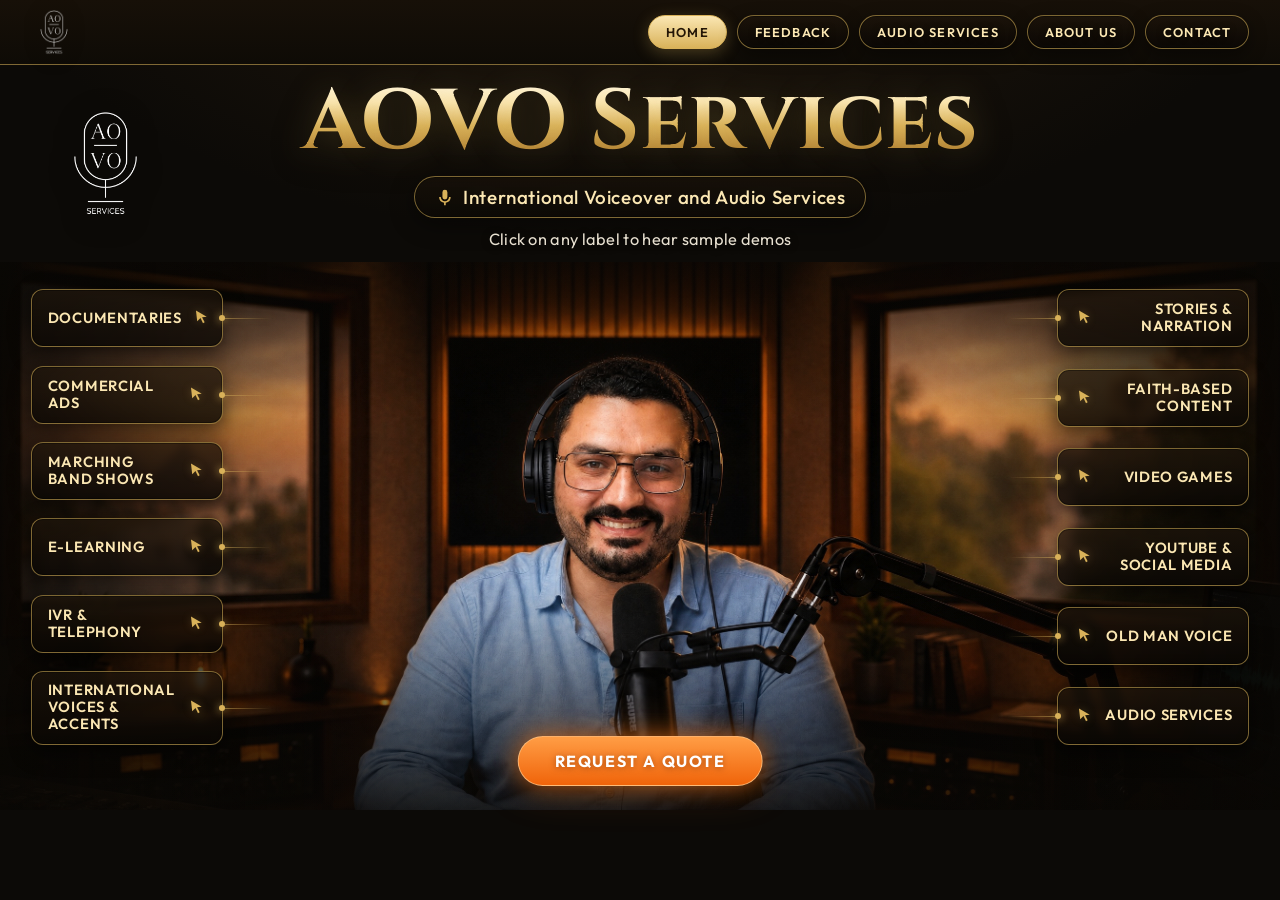
<file: index.html>
<!DOCTYPE html>
<html lang="en">
<head>
<meta charset="UTF-8" />
<meta name="viewport" content="width=device-width, initial-scale=1.0" />
<title>AOVO Services — International Voiceover &amp; Audio Services</title>
<!-- SEARCH & SHARING — the description Google shows under the link in
     search results, the page's one official address (canonical, so the
     www and non-www versions count as the same page), and the preview card
     shown when the link is shared on WhatsApp, LinkedIn, Facebook, etc. -->
<meta name="description" content="Professional English and Arabic voiceover for documentaries, commercials, e-learning, IVR, video games and more. Listen to sample demos and request a quote." />
<link rel="canonical" href="https://aovoservices.com/" />
<meta property="og:type" content="website" />
<meta property="og:site_name" content="AOVO Services" />
<meta property="og:title" content="AOVO Services — International Voiceover &amp; Audio Services" />
<meta property="og:description" content="Professional English and Arabic voiceover for documentaries, commercials, e-learning, IVR, video games and more. Listen to sample demos and request a quote." />
<meta property="og:url" content="https://aovoservices.com/" />
<meta property="og:image" content="https://aovoservices.com/assets/img/og-image.jpg" />
<meta property="og:image:width" content="1200" />
<meta property="og:image:height" content="630" />
<meta name="twitter:card" content="summary_large_image" />
<!-- BUSINESS DETAILS FOR SEARCH ENGINES — not shown on the page. Tells
     Google who AOVO is, what it offers and how to reach it, so search
     results can show a fuller business listing. Keep in step with the
     About and Contact pages if any of these details change. -->
<script type="application/ld+json">
{
  "@context": "https://schema.org",
  "@type": "ProfessionalService",
  "name": "AOVO Services",
  "legalName": "AOVO Services, LLC",
  "url": "https://aovoservices.com/",
  "logo": "https://aovoservices.com/assets/img/logo-gold.png",
  "image": "https://aovoservices.com/assets/img/og-image.jpg",
  "email": "info@aovoservices.com",
  "description": "International voiceover and audio-production services in English and Arabic: voice acting, English–Arabic localization, audio editing, restoration, mixing and mastering.",
  "areaServed": "Worldwide",
  "knowsLanguage": ["en", "ar"],
  "hasOfferCatalog": {
    "@type": "OfferCatalog",
    "name": "Voiceover and audio services",
    "itemListElement": [
      { "@type": "Offer", "itemOffered": { "@type": "Service", "name": "Voiceover" } },
      { "@type": "Offer", "itemOffered": { "@type": "Service", "name": "English–Arabic localization and translation" } },
      { "@type": "Offer", "itemOffered": { "@type": "Service", "name": "Audio cleaning, restoration and post-production" } }
    ]
  }
}
</script>
<!-- Favicons: the gold AOVO mic on charcoal (browser tab, Android, iOS home screen). -->
<link rel="icon" type="image/png" sizes="32x32" href="assets/img/favicon-32.png">
<link rel="icon" type="image/png" sizes="192x192" href="assets/img/favicon-192.png">
<link rel="apple-touch-icon" href="assets/img/apple-touch-icon.png">
<link rel="preconnect" href="https://fonts.googleapis.com">
<link rel="preconnect" href="https://fonts.gstatic.com" crossorigin>
<link href="https://fonts.googleapis.com/css2?family=Cinzel:wght@500;600;700&family=Outfit:wght@300;400;500;600&display=swap" rel="stylesheet">
<!-- The ?v= number is a cache-buster — bump it (in every HTML file) whenever
     the stylesheet changes, so phones and CDNs refresh their cached copy. -->
<link rel="stylesheet" href="assets/css/style.css?v=21">
</head>
<body>

<!-- ============================================================
     SITE HEADER — shared across all pages: logo on the left, nav
     links on the right. Keep the links identical on every page and
     move the "active" class to whichever page the file belongs to.
     On small screens the links hide behind the hamburger button;
     the toggle logic lives at the top of assets/js/main.js.
     ============================================================ -->
<header class="site-header">
  <a class="site-logo" href="index.html">
    <img src="assets/img/logo-white.png" alt="AOVO Services logo" />
  </a>
  <button class="nav-toggle" id="navToggle" aria-expanded="false" aria-controls="siteNav">
    <span class="nav-toggle-text">Menu</span>
    <svg viewBox="0 0 24 24" aria-hidden="true"><path d="M4 7h16M4 12h16M4 17h16"/></svg>
  </button>
  <nav class="site-nav" id="siteNav" aria-label="Site">
    <a href="index.html" class="active">Home</a>
    <a href="feedback.html">Feedback</a>
    <a href="audio-services.html">Audio Services</a>
    <a href="about.html">About Us</a>
    <a href="contact.html">Contact</a>
  </nav>
</header>

<section class="hero">

  <!-- BRAND BAND — title block in normal flow ABOVE the photo, so it can
       never overlap the person at any screen width. The photo's top
       vignette blends into the band's dark background, so the hero still
       reads as one continuous composition. -->
  <header class="brand">
    <!-- The larger desktop logo sits independently at the left-side marker in
         the approved reference. Keeping it outside the title stack lets the
         title, subtitle, and demo hint remain precisely centred. -->
    <img class="brand-logo" src="assets/img/logo-white.png" alt="" />
    <h1>AOVO Services</h1>
    <div class="pill">
      <svg viewBox="0 0 24 24"><path d="M12 14a3 3 0 0 0 3-3V5a3 3 0 1 0-6 0v6a3 3 0 0 0 3 3zm5-3a5 5 0 0 1-10 0H5a7 7 0 0 0 6 6.92V21h2v-3.08A7 7 0 0 0 19 11h-2z"/></svg>
      International Voiceover and Audio Services
    </div>
    <p class="cta">Click on any label to hear sample demos</p>
  </header>

  <!-- STAGE WRAP — the photo box plus everything positioned over it (the
       12 service labels and the quote button). On desktop the labels and
       button are pinned to the photo; on phones they drop below it into
       the stacked layout. -->
  <div class="stage-wrap">
    <div class="stage">
      <!-- Phones/tablets get hero-2-mobile.jpg: a pre-cropped 1600x1360 portrait
           version of the same photo. Hostinger's CDN image optimizer shrinks any
           image wider than ~1600px (it served the 2688px original at 1600x905,
           which phones then had to stretch back up — that read as "blurry on
           mobile"). The mobile file is already at/below that cap, so the CDN
           passes it through and phones render it pixel-sharp. Desktop keeps the
           full-resolution original. -->
      <picture>
        <source media="(max-width:860px)" srcset="assets/img/hero-2-mobile.jpg" width="1600" height="1360" />
        <img class="stage-photo" src="assets/img/hero-2.jpg" alt="AOVO voiceover artist in a professional studio" width="2688" height="1520" loading="eager" fetchpriority="high" />
      </picture>
    </div>

    <!-- LEFT COLUMN -->
    <nav class="col col-left" aria-label="Voiceover categories left">
    </nav>

    <!-- RIGHT COLUMN -->
    <nav class="col col-right" aria-label="Voiceover categories right">
    </nav>

    <a class="quote-cta" href="contact.html">Request a Quote</a>
  </div>
</section>

<!-- MODAL -->
<div class="overlay" id="overlay" role="dialog" aria-modal="true" aria-labelledby="m-title">
  <div class="modal">
    <button class="x" id="closeBtn" aria-label="Close">&times;</button>
    <div class="eyebrow">Sample Demo</div>
    <h2 id="m-title">Service</h2>
    <p class="sub" id="m-description">Listen to a sample demo or download the file.</p>

    <div class="lang-card en">
      <span class="lang-badge">EN</span>
      <span class="name">English</span>
      <button class="btn btn-play" id="play-en"><svg viewBox="0 0 24 24"><path d="M8 5v14l11-7z"/></svg> Play</button>
      <a class="btn btn-dl" id="dl-en" download><svg viewBox="0 0 24 24"><path d="M12 3v10m0 0l4-4m-4 4l-4-4M5 19h14"/></svg> Download</a>
    </div>

    <div class="lang-card ar">
      <span class="lang-badge">AR</span>
      <span class="name">Arabic</span>
      <button class="btn btn-play" id="play-ar"><svg viewBox="0 0 24 24"><path d="M8 5v14l11-7z"/></svg> Play</button>
      <a class="btn btn-dl" id="dl-ar" download><svg viewBox="0 0 24 24"><path d="M12 3v10m0 0l4-4m-4 4l-4-4M5 19h14"/></svg> Download</a>
    </div>

    <div class="nowplaying" id="nowplaying">
      <span id="np-text">Not playing</span>
      <input type="range" class="seek" id="np-seek" min="0" max="100" value="0" step="0.1" aria-label="Seek" disabled>
    </div>
  </div>
</div>

<audio id="player" preload="none"></audio>

<script src="data/demos.js"></script>
<script src="assets/js/audio-ui.js"></script>
<script src="assets/js/main.js"></script>
</body>
</html>
</file>
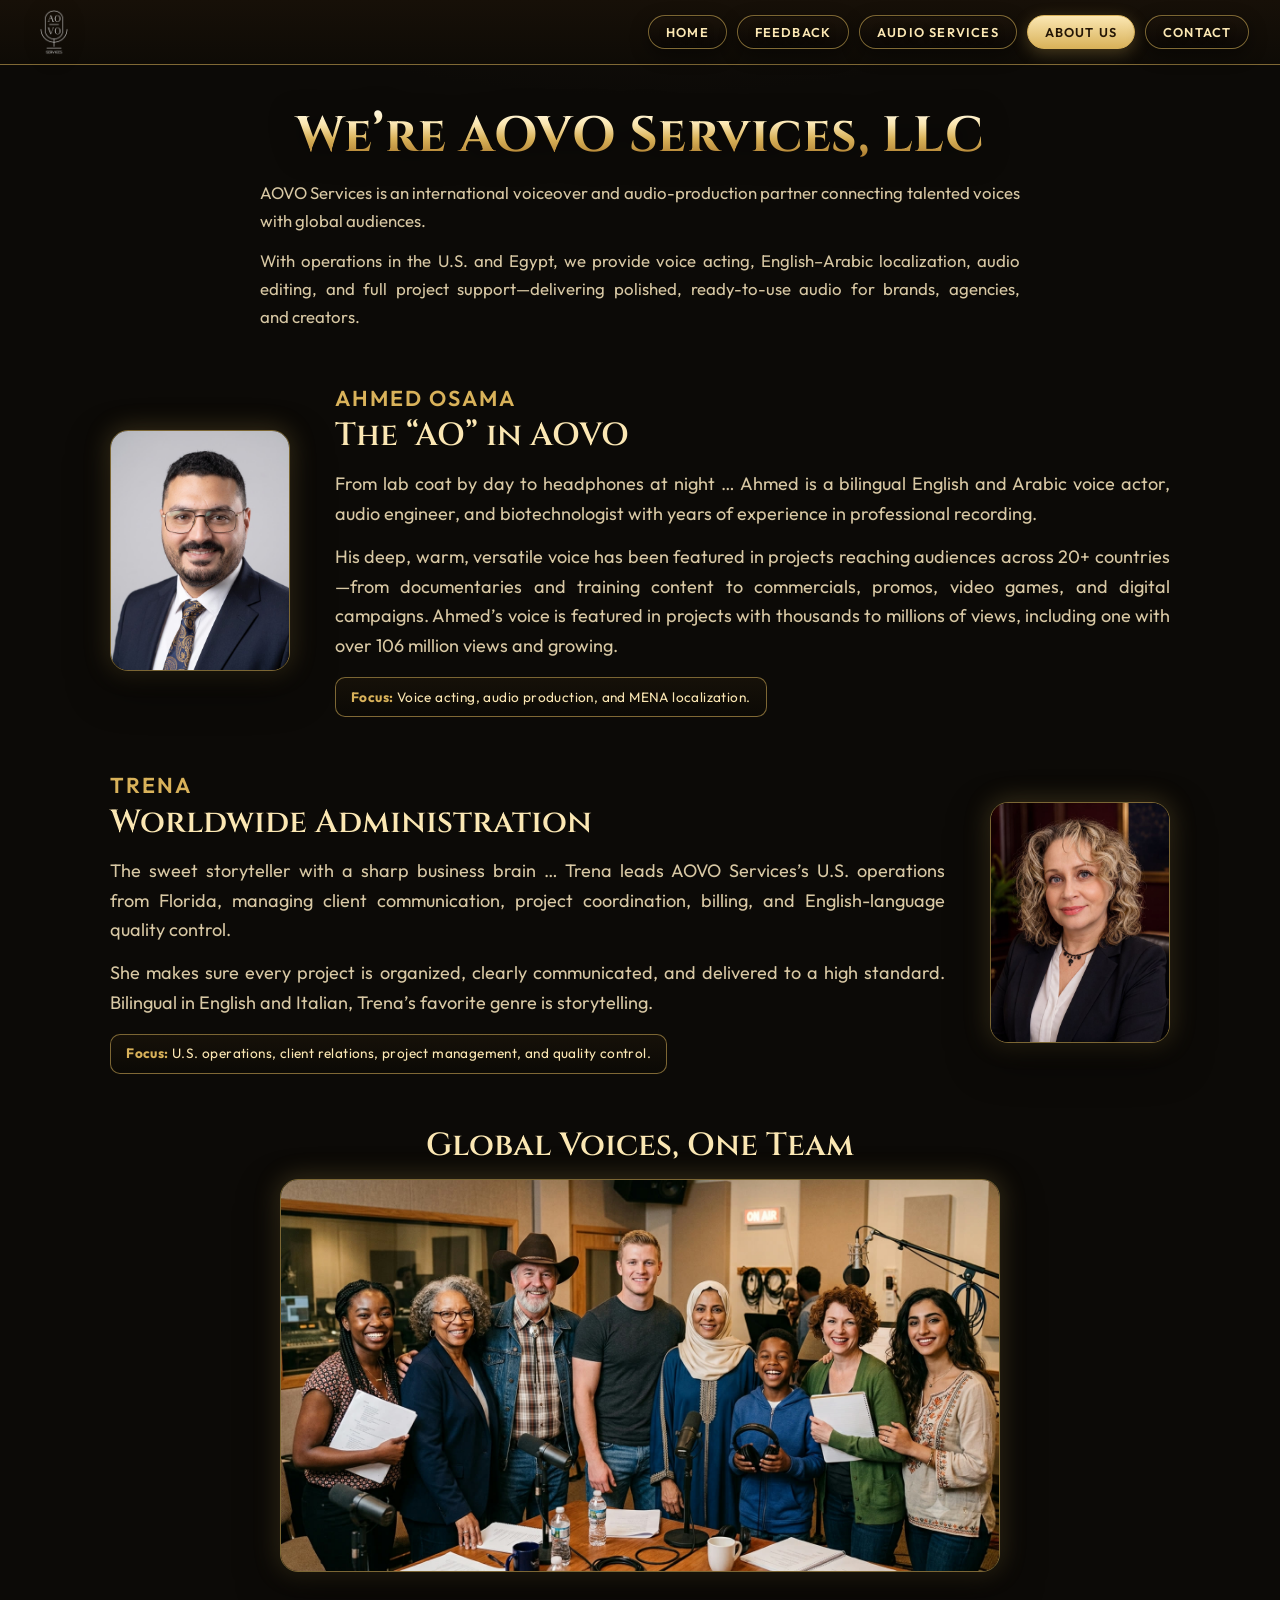
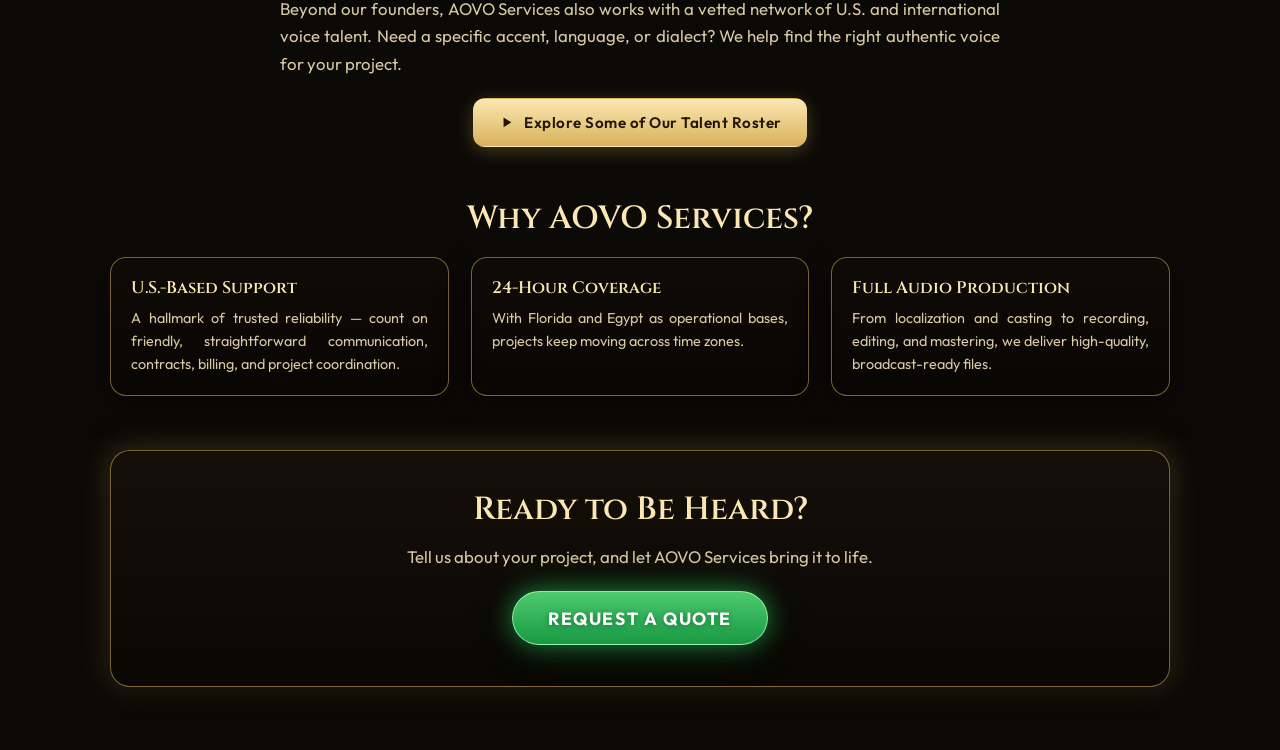
<file: about.html>
<!DOCTYPE html>
<html lang="en">
<head>
<meta charset="UTF-8" />
<meta name="viewport" content="width=device-width, initial-scale=1.0" />
<title>About Us — AOVO Services</title>
<!-- SEARCH & SHARING — search-result description, official address, and
     the link preview card. See the matching block in index.html. -->
<meta name="description" content="Meet AOVO Services: a voiceover and audio-production team in the U.S. and Egypt offering voice acting, English–Arabic localization and audio editing." />
<link rel="canonical" href="https://aovoservices.com/about.html" />
<meta property="og:type" content="website" />
<meta property="og:site_name" content="AOVO Services" />
<meta property="og:title" content="About Us — AOVO Services" />
<meta property="og:description" content="Meet AOVO Services: a voiceover and audio-production team in the U.S. and Egypt offering voice acting, English–Arabic localization and audio editing." />
<meta property="og:url" content="https://aovoservices.com/about.html" />
<meta property="og:image" content="https://aovoservices.com/assets/img/og-image.jpg" />
<meta property="og:image:width" content="1200" />
<meta property="og:image:height" content="630" />
<meta name="twitter:card" content="summary_large_image" />
<!-- Favicons: the gold AOVO mic on charcoal (browser tab, Android, iOS home screen). -->
<link rel="icon" type="image/png" sizes="32x32" href="assets/img/favicon-32.png">
<link rel="icon" type="image/png" sizes="192x192" href="assets/img/favicon-192.png">
<link rel="apple-touch-icon" href="assets/img/apple-touch-icon.png">
<link rel="preconnect" href="https://fonts.googleapis.com">
<link rel="preconnect" href="https://fonts.gstatic.com" crossorigin>
<link href="https://fonts.googleapis.com/css2?family=Cinzel:wght@500;600;700&family=Outfit:wght@300;400;500;600&display=swap" rel="stylesheet">
<!-- The ?v= number is a cache-buster — keep it in sync across all pages. -->
<link rel="stylesheet" href="assets/css/style.css?v=21">
</head>
<body>

<!-- ============================================================
     SITE HEADER — shared across all pages: logo on the left, nav
     links on the right. Keep the links identical on every page and
     move the "active" class to whichever page the file belongs to.
     On small screens the links hide behind the hamburger button;
     the toggle logic lives at the top of assets/js/main.js.
     ============================================================ -->
<header class="site-header">
  <a class="site-logo" href="index.html">
    <img src="assets/img/logo-white.png" alt="AOVO Services logo" />
  </a>
  <button class="nav-toggle" id="navToggle" aria-expanded="false" aria-controls="siteNav">
    <span class="nav-toggle-text">Menu</span>
    <svg viewBox="0 0 24 24" aria-hidden="true"><path d="M4 7h16M4 12h16M4 17h16"/></svg>
  </button>
  <nav class="site-nav" id="siteNav" aria-label="Site">
    <a href="index.html">Home</a>
    <a href="feedback.html">Feedback</a>
    <a href="audio-services.html">Audio Services</a>
    <a href="about.html" class="active">About Us</a>
    <a href="contact.html">Contact</a>
  </nav>
</header>

<main class="about-main">

  <!-- ============================================================
       1) INTRO — who AOVO Services is
       ============================================================ -->
  <section class="about-intro">
    <h1>We&rsquo;re AOVO Services, LLC</h1>
    <p>AOVO Services is an international voiceover and audio-production partner
       connecting talented voices with global audiences.</p>
    <p>With operations in the U.S. and Egypt, we provide voice acting,
       English&ndash;Arabic localization, audio editing, and full project
       support&mdash;delivering polished, ready-to-use audio for brands,
       agencies, and creators.</p>
  </section>

  <!-- ============================================================
       2) AHMED — founder bio (photo left, text right on desktop)
       ============================================================ -->
  <section class="bio">
    <div class="bio-photo">
      <img src="assets/img/about-ahmed.jpg" alt="Ahmed Osama, co-founder of AOVO Services" width="1000" height="1340" loading="lazy" />
    </div>
    <div class="bio-text">
      <div class="about-eyebrow">Ahmed Osama</div>
      <h2 class="about-h2">The &ldquo;AO&rdquo; in AOVO</h2>
      <p>From lab coat by day to headphones at night &hellip; Ahmed is a
         bilingual English and Arabic voice actor, audio engineer, and
         biotechnologist with years of experience in professional recording.</p>
      <p>His deep, warm, versatile voice has been featured in projects reaching
         audiences across 20+ countries&mdash;from documentaries and training
         content to commercials, promos, video games, and digital campaigns.
         Ahmed&rsquo;s voice is featured in projects with thousands to millions
         of views, including one with over 106 million views and growing.</p>
      <span class="focus"><strong>Focus:</strong> Voice acting, audio production, and MENA localization.</span>
    </div>
  </section>

  <!-- ============================================================
       3) TRENA — founder bio (photo right, text left on desktop)
       ============================================================ -->
  <section class="bio flip">
    <div class="bio-photo">
      <img src="assets/img/about-trena.jpg" alt="Trena, head of U.S. operations at AOVO Services" width="1000" height="1340" loading="lazy" />
    </div>
    <div class="bio-text">
      <div class="about-eyebrow">Trena</div>
      <h2 class="about-h2">Worldwide Administration</h2>
      <p>The sweet storyteller with a sharp business brain &hellip; Trena leads
         AOVO Services&rsquo;s U.S. operations from Florida, managing client
         communication, project coordination, billing, and English-language
         quality control.</p>
      <p>She makes sure every project is organized, clearly communicated, and
         delivered to a high standard. Bilingual in English and Italian,
         Trena&rsquo;s favorite genre is storytelling.</p>
      <span class="focus"><strong>Focus:</strong> U.S. operations, client relations, project management, and quality control.</span>
    </div>
  </section>

  <!-- ============================================================
       4) GLOBAL VOICES, ONE TEAM — talent network + demo popup.
       The button opens the SAME audio popup as the home page labels;
       data-demo-popup names the manifest slug to play (data/demos.js).
       ============================================================ -->
  <section class="team">
    <h2 class="about-h2">Global Voices, One Team</h2>
    <img src="assets/img/about-team.jpg" alt="A diverse group of voice actors gathered in a recording studio" width="1600" height="872" loading="lazy" />
    <p>Beyond our founders, AOVO Services also works with a vetted network of
       U.S. and international voice talent. Need a specific accent, language,
       or dialect? We help find the right authentic voice for your project.</p>
    <button class="btn-cta" data-demo-popup="intl-voices">
      <svg viewBox="0 0 24 24"><path d="M8 5v14l11-7z"/></svg>
      Explore Some of Our Talent Roster
    </button>
  </section>

  <!-- ============================================================
       5) WHY AOVO SERVICES — three selling points
       ============================================================ -->
  <section class="why">
    <h2 class="about-h2">Why AOVO Services?</h2>
    <div class="why-grid">
      <div class="why-card">
        <h3>U.S.-Based Support</h3>
        <p>A hallmark of trusted reliability &mdash; count on friendly,
           straightforward communication, contracts, billing, and project
           coordination.</p>
      </div>
      <div class="why-card">
        <h3>24-Hour Coverage</h3>
        <p>With Florida and Egypt as operational bases, projects keep moving
           across time zones.</p>
      </div>
      <div class="why-card">
        <h3>Full Audio Production</h3>
        <p>From localization and casting to recording, editing, and mastering,
           we deliver high-quality, broadcast-ready files.</p>
      </div>
    </div>
  </section>

  <!-- ============================================================
       6) READY TO BE HEARD — closing call to action.
       The link takes prospective clients to the Contact / Order page.
       ============================================================ -->
  <section class="closing">
    <h2 class="about-h2">Ready to Be Heard?</h2>
    <p>Tell us about your project, and let AOVO Services bring it to life.</p>
    <a class="quote-cta-green" href="contact.html">Request a Quote</a>
  </section>

</main>

<!-- ============================================================
     DEMO POPUP — identical markup to index.html so the shared
     main.js drives it unchanged. Opened by the talent-roster
     button above.
     ============================================================ -->
<div class="overlay" id="overlay" role="dialog" aria-modal="true" aria-labelledby="m-title">
  <div class="modal">
    <button class="x" id="closeBtn" aria-label="Close">&times;</button>
    <div class="eyebrow">Sample Demo</div>
    <h2 id="m-title">Service</h2>
    <p class="sub" id="m-description">Listen to a sample demo or download the file.</p>

    <div class="lang-card en">
      <span class="lang-badge">EN</span>
      <span class="name">English</span>
      <button class="btn btn-play" id="play-en"><svg viewBox="0 0 24 24"><path d="M8 5v14l11-7z"/></svg> Play</button>
      <a class="btn btn-dl" id="dl-en" download><svg viewBox="0 0 24 24"><path d="M12 3v10m0 0l4-4m-4 4l-4-4M5 19h14"/></svg> Download</a>
    </div>

    <div class="lang-card ar">
      <span class="lang-badge">AR</span>
      <span class="name">Arabic</span>
      <button class="btn btn-play" id="play-ar"><svg viewBox="0 0 24 24"><path d="M8 5v14l11-7z"/></svg> Play</button>
      <a class="btn btn-dl" id="dl-ar" download><svg viewBox="0 0 24 24"><path d="M12 3v10m0 0l4-4m-4 4l-4-4M5 19h14"/></svg> Download</a>
    </div>

    <div class="nowplaying" id="nowplaying">
      <span id="np-text">Not playing</span>
      <input type="range" class="seek" id="np-seek" min="0" max="100" value="0" step="0.1" aria-label="Seek" disabled>
    </div>
  </div>
</div>

<audio id="player" preload="none"></audio>

<script src="data/demos.js"></script>
<script src="assets/js/audio-ui.js"></script>
<script src="assets/js/main.js"></script>
</body>
</html>
</file>
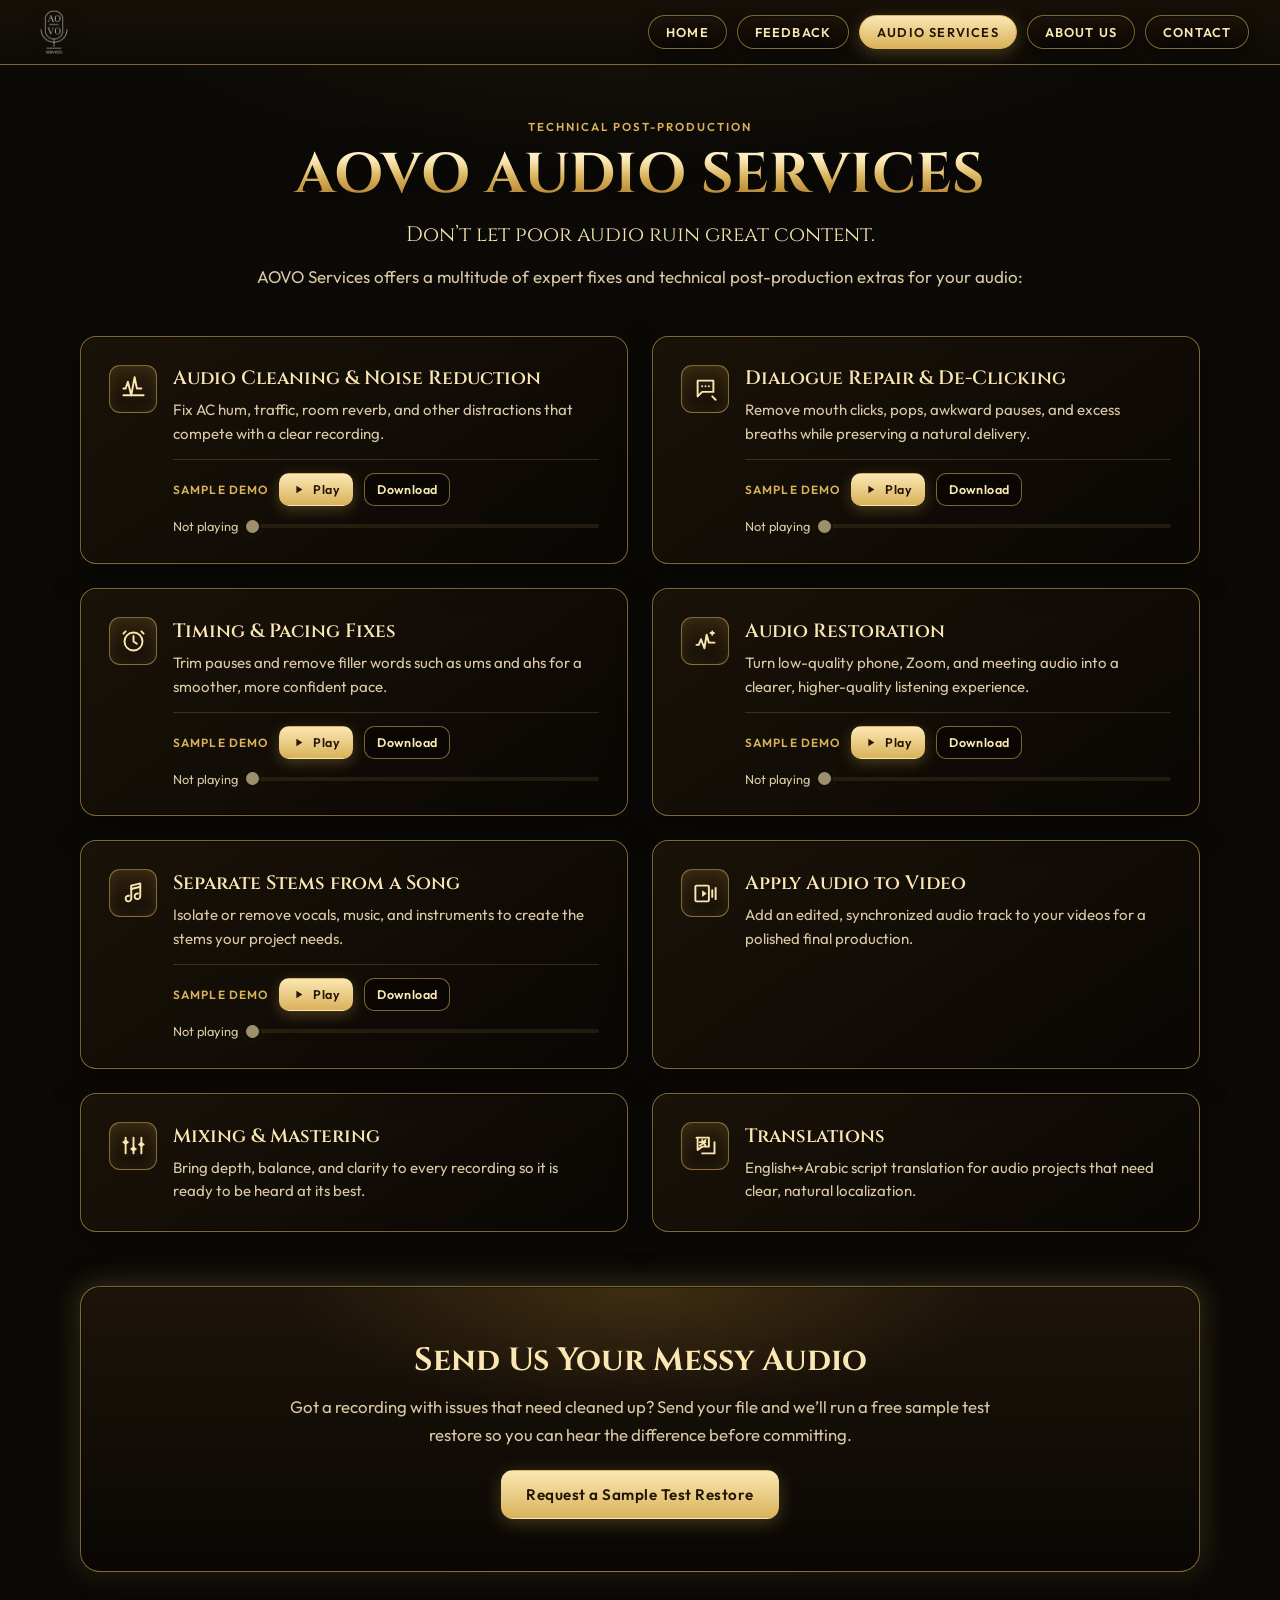
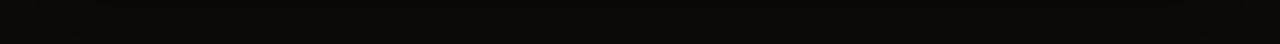
<file: audio-services.html>
<!DOCTYPE html>
<html lang="en">
<head>
<meta charset="UTF-8" />
<meta name="viewport" content="width=device-width, initial-scale=1.0" />
<title>Audio Clean-Up, Restoration &amp; Mixing &mdash; AOVO Services</title>
<!-- SEARCH & SHARING — search-result description, official address, and
     the link preview card. See the matching block in index.html. -->
<meta name="description" content="Don&rsquo;t let poor audio ruin great content. Noise reduction, dialogue repair, Zoom and phone audio restoration, stem separation, mixing and mastering." />
<link rel="canonical" href="https://aovoservices.com/audio-services.html" />
<meta property="og:type" content="website" />
<meta property="og:site_name" content="AOVO Services" />
<meta property="og:title" content="Audio Clean-Up, Restoration &amp; Mixing &mdash; AOVO Services" />
<meta property="og:description" content="Don&rsquo;t let poor audio ruin great content. Noise reduction, dialogue repair, Zoom and phone audio restoration, stem separation, mixing and mastering." />
<meta property="og:url" content="https://aovoservices.com/audio-services.html" />
<meta property="og:image" content="https://aovoservices.com/assets/img/og-image.jpg" />
<meta property="og:image:width" content="1200" />
<meta property="og:image:height" content="630" />
<meta name="twitter:card" content="summary_large_image" />
<!-- Favicons: the gold AOVO mic on charcoal (browser tab, Android, iOS home screen). -->
<link rel="icon" type="image/png" sizes="32x32" href="assets/img/favicon-32.png">
<link rel="icon" type="image/png" sizes="192x192" href="assets/img/favicon-192.png">
<link rel="apple-touch-icon" href="assets/img/apple-touch-icon.png">
<link rel="preconnect" href="https://fonts.googleapis.com">
<link rel="preconnect" href="https://fonts.gstatic.com" crossorigin>
<link href="https://fonts.googleapis.com/css2?family=Cinzel:wght@500;600;700&family=Outfit:wght@300;400;500;600&display=swap" rel="stylesheet">
<!-- The ?v= number is a cache-buster &mdash; keep it in sync across all pages. -->
<link rel="stylesheet" href="assets/css/style.css?v=21">
</head>
<body>

<!-- ============================================================
     SITE HEADER &mdash; shared across all pages. Keep the links identical;
     only the active class changes for the page being viewed.
     ============================================================ -->
<header class="site-header">
  <a class="site-logo" href="index.html">
    <img src="assets/img/logo-white.png" alt="AOVO Services logo" />
  </a>
  <button class="nav-toggle" id="navToggle" aria-expanded="false" aria-controls="siteNav">
    <span class="nav-toggle-text">Menu</span>
    <svg viewBox="0 0 24 24" aria-hidden="true"><path d="M4 7h16M4 12h16M4 17h16"/></svg>
  </button>
  <nav class="site-nav" id="siteNav" aria-label="Site">
    <a href="index.html">Home</a>
    <a href="feedback.html">Feedback</a>
    <a href="audio-services.html" class="active">Audio Services</a>
    <a href="about.html">About Us</a>
    <a href="contact.html">Contact</a>
  </nav>
</header>

<main class="audio-main">

  <!-- ============================================================
       INTRO &mdash; brief overview of the technical post-production offer.
       ============================================================ -->
  <section class="audio-intro">
    <p class="audio-kicker">Technical Post-Production</p>
    <h1>AOVO AUDIO SERVICES</h1>
    <p class="audio-tagline">Don&rsquo;t let poor audio ruin great content.</p>
    <p class="audio-lede">AOVO Services offers a multitude of expert fixes and technical post-production extras for your audio:</p>
  </section>

  <!-- ============================================================
       SERVICE CARDS &mdash; inline SVGs deliberately replace bullet points.
       ============================================================ -->
  <section class="audio-services-grid" aria-label="Audio services">
    <article class="audio-service-card">
      <span class="audio-icon" aria-hidden="true"><svg viewBox="0 0 24 24"><path d="M3 12h2l2-6 3 12 3-16 2 10h4"/><path d="M3 18h18"/></svg></span>
      <div><h2>Audio Cleaning &amp; Noise Reduction</h2><p>Fix AC hum, traffic, room reverb, and other distractions that compete with a clear recording.</p></div>
      <div class="audio-service-demo" data-audio-service-demo="audio-cleaning-noise-reduction"></div>
    </article>
    <article class="audio-service-card">
      <span class="audio-icon" aria-hidden="true"><svg viewBox="0 0 24 24"><path d="M5 5h14v10H9l-4 4V5z"/><path d="M9 10h.01M12 10h.01M15 10h.01"/><path d="M18 19l3 3"/></svg></span>
      <div><h2>Dialogue Repair &amp; De-Clicking</h2><p>Remove mouth clicks, pops, awkward pauses, and excess breaths while preserving a natural delivery.</p></div>
      <div class="audio-service-demo" data-audio-service-demo="de-clicking"></div>
    </article>
    <article class="audio-service-card">
      <span class="audio-icon" aria-hidden="true"><svg viewBox="0 0 24 24"><circle cx="12" cy="12" r="8"/><path d="M12 7v5l3 2"/><path d="M5 3l-2 2M19 3l2 2"/></svg></span>
      <div><h2>Timing &amp; Pacing Fixes</h2><p>Trim pauses and remove filler words such as ums and ahs for a smoother, more confident pace.</p></div>
      <div class="audio-service-demo" data-audio-service-demo="timing-pacing-fixes"></div>
    </article>
    <article class="audio-service-card">
      <span class="audio-icon" aria-hidden="true"><svg viewBox="0 0 24 24"><path d="M4 15h2l2-5 3 8 2-12 2 7h5"/><path d="M18 3v3M16.5 4.5h3"/></svg></span>
      <div><h2>Audio Restoration</h2><p>Turn low-quality phone, Zoom, and meeting audio into a clearer, higher-quality listening experience.</p></div>
      <div class="audio-service-demo" data-audio-service-demo="audio-restoration"></div>
    </article>
    <article class="audio-service-card">
      <span class="audio-icon" aria-hidden="true"><svg viewBox="0 0 24 24"><path d="M10 5v11.5a2.5 2.5 0 1 1-2-2.45"/><path d="M10 5l8-2v11.5a2.5 2.5 0 1 1-2-2.45"/><path d="M10 8l8-2"/></svg></span>
      <div><h2>Separate Stems from a Song</h2><p>Isolate or remove vocals, music, and instruments to create the stems your project needs.</p></div>
      <div class="audio-service-demo" data-audio-service-demo="separating-song-stems"></div>
    </article>
    <article class="audio-service-card">
      <span class="audio-icon" aria-hidden="true"><svg viewBox="0 0 24 24"><rect x="3" y="5" width="12" height="14" rx="1"/><path class="audio-fill" d="M9 9l4 3-4 3z"/><path d="M18 9v6M21 7v10"/></svg></span>
      <div><h2>Apply Audio to Video</h2><p>Add an edited, synchronized audio track to your videos for a polished final production.</p></div>
    </article>
    <article class="audio-service-card">
      <span class="audio-icon" aria-hidden="true"><svg viewBox="0 0 24 24"><path d="M5 5v14M12 5v14M19 5v14"/><path d="M3 9h4M10 15h4M17 11h4"/><circle class="audio-fill" cx="5" cy="9" r="2"/><circle class="audio-fill" cx="12" cy="15" r="2"/><circle class="audio-fill" cx="19" cy="11" r="2"/></svg></span>
      <div><h2>Mixing &amp; Mastering</h2><p>Bring depth, balance, and clarity to every recording so it is ready to be heard at its best.</p></div>
    </article>
    <article class="audio-service-card">
      <span class="audio-icon" aria-hidden="true"><svg viewBox="0 0 24 24"><path d="M4 5h11v8H9l-4 3V5zM20 9v10H9"/><path d="M7 9h5M12 7c-1.5 3-3 4-5 5M9 7c.5 2 1.5 3.5 3 5"/></svg></span>
      <div><h2>Translations</h2><p>English&harr;Arabic script translation for audio projects that need clear, natural localization.</p></div>
    </article>
  </section>

  <!-- ============================================================
       CTA &mdash; contact destination will be wired to contact.html in Phase 4.
       ============================================================ -->
  <section class="audio-cta">
    <h2>Send Us Your Messy Audio</h2>
    <p>Got a recording with issues that need cleaned up? Send your file and we&rsquo;ll run a free sample test restore so you can hear the difference before committing.</p>
    <button class="btn-cta" id="sampleRestoreButton" type="button">Request a Sample Test Restore</button>
  </section>
</main>

<!-- SAMPLE RESTORE FORM — validated in the browser, then uploaded by
     assets/js/audio-services.js to api/sample-restore.php, which stores the
     file on the server and emails AOVO a download link. -->
<div class="overlay" id="sampleRestoreOverlay" role="dialog" aria-modal="true" aria-labelledby="sampleRestoreTitle" aria-hidden="true">
  <form class="modal sample-restore-form" id="sampleRestoreForm" novalidate>
    <button class="x" id="sampleRestoreClose" type="button" aria-label="Close">&times;</button>
    <div class="eyebrow">Free Sample Test Restore</div>
    <h2 id="sampleRestoreTitle">Request a Sample Test Restore</h2>
    <p class="sub">Send us a short example of the audio you would like us to assess.</p>
    <div class="contact-field">
      <label for="sampleRestoreName">Full Name <span aria-hidden="true">*</span></label>
      <input id="sampleRestoreName" name="fullName" type="text" autocomplete="name" required />
    </div>
    <div class="contact-field">
      <label for="sampleRestoreEmail">Email Address <span aria-hidden="true">*</span></label>
      <input id="sampleRestoreEmail" name="email" type="email" autocomplete="email" required />
    </div>
    <div class="contact-field">
      <label for="sampleRestoreFile">Audio File <span aria-hidden="true">*</span></label>
      <input id="sampleRestoreFile" name="audioFile" type="file" accept="audio/*" data-max-mb="100" required />
    </div>
    <div class="contact-field">
      <label for="sampleRestoreComments">Comments <span aria-hidden="true">*</span></label>
      <textarea id="sampleRestoreComments" name="comments" required placeholder="Tell us what your audio issues are and please indicate the timestamps"></textarea>
    </div>
    <!-- Spam trap: hidden from people, so only bots fill it in. The server
         quietly discards any submission where it is not empty. -->
    <div class="form-trap" aria-hidden="true">
      <label for="sampleRestoreWebsite">Leave this field empty</label>
      <input id="sampleRestoreWebsite" name="website" type="text" tabindex="-1" autocomplete="off" />
    </div>
    <div class="sample-restore-actions">
      <button class="btn-cta" type="submit">Continue</button>
      <p class="form-status" id="sampleRestoreStatus" aria-live="polite"></p>
    </div>
  </form>
</div>

<!-- The Audio Services manifest renders a player only where a matching sample exists. -->
<script src="data/demos.js"></script>
<script src="data/audio-services-demos.js"></script>
<script src="assets/js/audio-ui.js"></script>
<script src="assets/js/main.js"></script>
<script src="assets/js/form-send.js"></script>
<script src="assets/js/audio-services.js"></script>
</body>
</html>
</file>
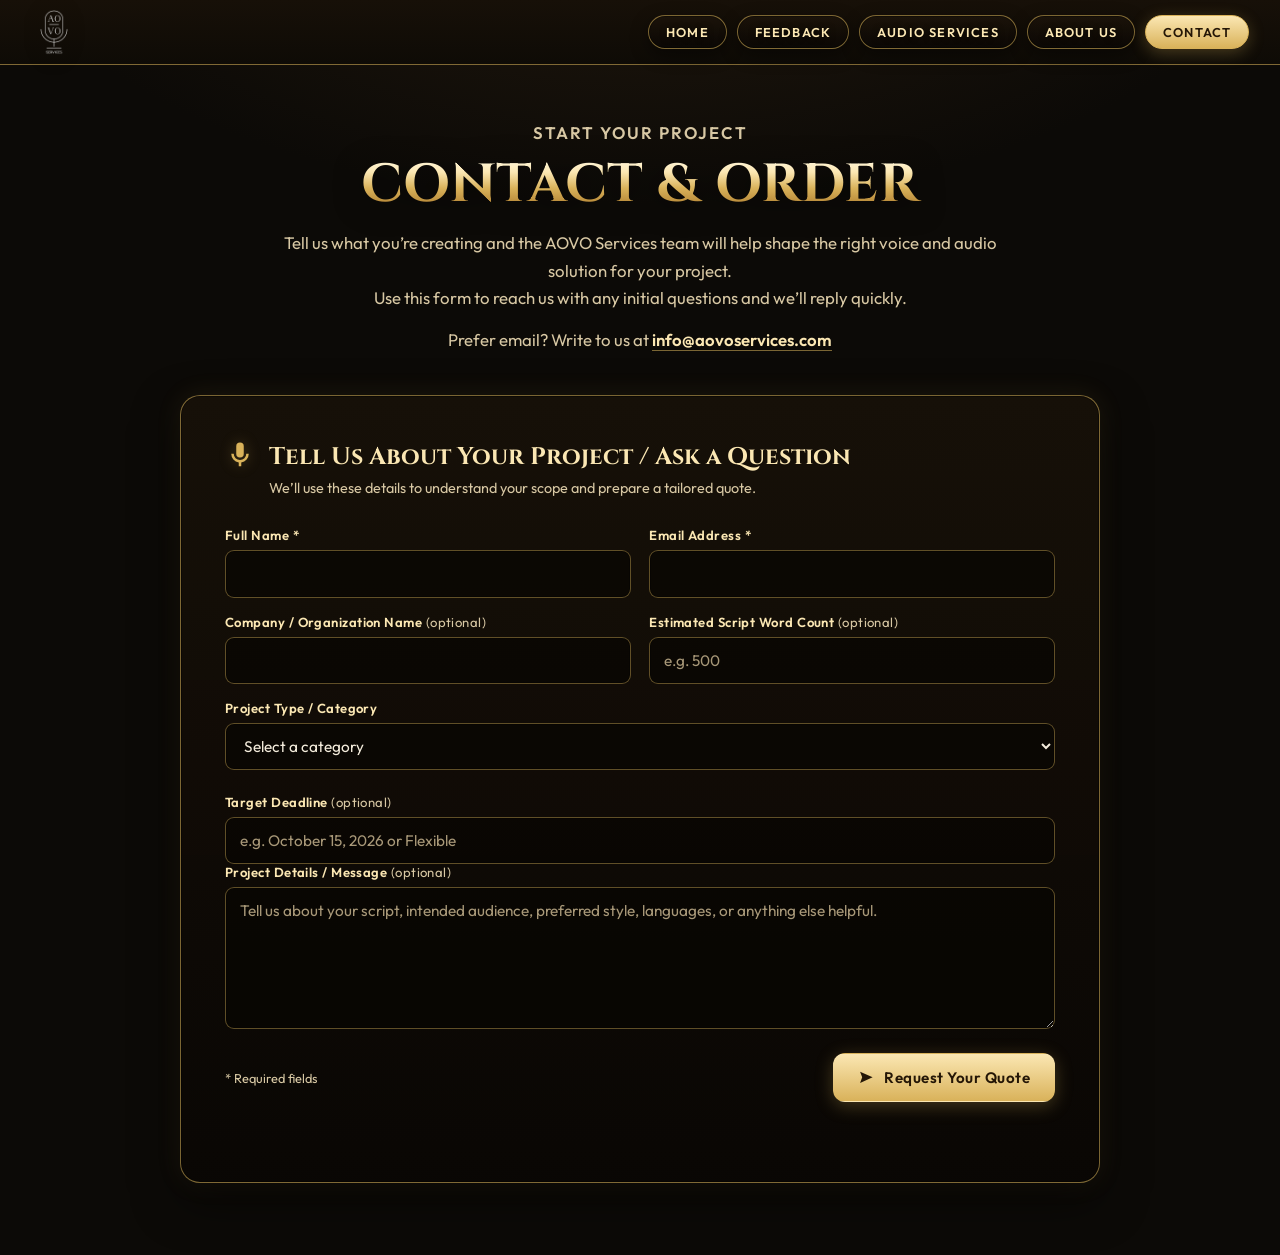
<file: contact.html>
<!DOCTYPE html>
<html lang="en">
<head>
<meta charset="UTF-8" />
<meta name="viewport" content="width=device-width, initial-scale=1.0" />
<title>Contact &amp; Order &mdash; AOVO Services</title>
<!-- SEARCH & SHARING — search-result description, official address, and
     the link preview card. See the matching block in index.html. -->
<meta name="description" content="Request a tailored voiceover or audio quote from AOVO Services. Tell us about your project, or email info@aovoservices.com, and we&rsquo;ll reply quickly." />
<link rel="canonical" href="https://aovoservices.com/contact.html" />
<meta property="og:type" content="website" />
<meta property="og:site_name" content="AOVO Services" />
<meta property="og:title" content="Contact &amp; Order &mdash; AOVO Services" />
<meta property="og:description" content="Request a tailored voiceover or audio quote from AOVO Services. Tell us about your project, or email info@aovoservices.com, and we&rsquo;ll reply quickly." />
<meta property="og:url" content="https://aovoservices.com/contact.html" />
<meta property="og:image" content="https://aovoservices.com/assets/img/og-image.jpg" />
<meta property="og:image:width" content="1200" />
<meta property="og:image:height" content="630" />
<meta name="twitter:card" content="summary_large_image" />
<!-- Favicons: the gold AOVO mic on charcoal (browser tab, Android, iOS home screen). -->
<link rel="icon" type="image/png" sizes="32x32" href="assets/img/favicon-32.png">
<link rel="icon" type="image/png" sizes="192x192" href="assets/img/favicon-192.png">
<link rel="apple-touch-icon" href="assets/img/apple-touch-icon.png">
<link rel="preconnect" href="https://fonts.googleapis.com">
<link rel="preconnect" href="https://fonts.gstatic.com" crossorigin>
<link href="https://fonts.googleapis.com/css2?family=Cinzel:wght@500;600;700&family=Outfit:wght@300;400;500;600&display=swap" rel="stylesheet">
<!-- The ?v= number is a cache-buster &mdash; keep it in sync across all pages. -->
<link rel="stylesheet" href="assets/css/style.css?v=21">
</head>
<body>

<!-- ============================================================
     SITE HEADER &mdash; shared across all pages. Keep the links identical;
     only the active class changes for the page being viewed.
     ============================================================ -->
<header class="site-header">
  <a class="site-logo" href="index.html">
    <img src="assets/img/logo-white.png" alt="AOVO Services logo" />
  </a>
  <button class="nav-toggle" id="navToggle" aria-expanded="false" aria-controls="siteNav">
    <span class="nav-toggle-text">Menu</span>
    <svg viewBox="0 0 24 24" aria-hidden="true"><path d="M4 7h16M4 12h16M4 17h16"/></svg>
  </button>
  <nav class="site-nav" id="siteNav" aria-label="Site">
    <a href="index.html">Home</a>
    <a href="feedback.html">Feedback</a>
    <a href="audio-services.html">Audio Services</a>
    <a href="about.html">About Us</a>
    <a href="contact.html" class="active">Contact</a>
  </nav>
</header>

<main class="contact-main">

  <!-- ============================================================
       INTRO
       ============================================================ -->
  <section class="contact-intro">
    <p class="audio-kicker">Start Your Project</p>
    <h1>CONTACT &amp; ORDER</h1>
    <p>Tell us what you&rsquo;re creating and the AOVO Services team will help shape the right voice and audio solution for your project.</p>
    <p>Use this form to reach us with any initial questions and we&rsquo;ll reply quickly.</p>
    <!-- Direct email, for visitors who would rather write to AOVO themselves. -->
    <p class="contact-email">Prefer email? Write to us at <a href="mailto:info@aovoservices.com">info@aovoservices.com</a></p>
  </section>

  <!-- ============================================================
       PROJECT FORM
       Validated in the browser, then sent by assets/js/contact.js to
       api/contact.php, which emails it to AOVO.
       ============================================================ -->
  <form class="contact-form" id="contactForm" novalidate>
    <div class="contact-form-header">
      <svg viewBox="0 0 24 24" aria-hidden="true"><path d="M12 14a3 3 0 0 0 3-3V5a3 3 0 1 0-6 0v6a3 3 0 0 0 3 3zm5-3a5 5 0 0 1-10 0H5a7 7 0 0 0 6 6.92V21h2v-3.08A7 7 0 0 0 19 11h-2z"/></svg>
      <div><h2>Tell Us About Your Project / Ask a Question</h2><p>We&rsquo;ll use these details to understand your scope and prepare a tailored quote.</p></div>
    </div>

    <div class="contact-field-grid">
      <div class="contact-field">
        <label for="fullName">Full Name <span aria-hidden="true">*</span></label>
        <input id="fullName" name="fullName" type="text" autocomplete="name" dir="auto" required />
      </div>
      <div class="contact-field">
        <label for="email">Email Address <span aria-hidden="true">*</span></label>
        <input id="email" name="email" type="email" autocomplete="email" required />
      </div>
      <div class="contact-field">
        <label for="company">Company / Organization Name <span class="optional">(optional)</span></label>
        <input id="company" name="company" type="text" autocomplete="organization" dir="auto" />
      </div>
      <div class="contact-field">
        <label for="wordCount">Estimated Script Word Count <span class="optional">(optional)</span></label>
        <input id="wordCount" name="wordCount" type="number" min="1" inputmode="numeric" placeholder="e.g. 500" />
      </div>
      <div class="contact-field full">
        <label for="projectType">Project Type / Category</label>
        <select id="projectType" name="projectType">
          <option value="">Select a category</option>
          <option>Commercial (TV, Radio, Online Ads)</option>
          <option>Documentaries</option>
          <option>Corporate / Explainer Video</option>
          <option>E-Learning / Training</option>
          <option>Video Games / Animation</option>
          <option>IVR / Phone Systems</option>
          <option>Audiobook / Audio Drama</option>
          <option value="other">Other</option>
        </select>
      </div>
      <div class="contact-field full" id="otherProjectField" hidden>
        <label for="otherProject">Other Project Type <span aria-hidden="true">*</span></label>
        <input id="otherProject" name="otherProject" type="text" dir="auto" disabled placeholder="Please describe your project category" />
      </div>
    </div>

    <div class="contact-field full contact-deadline">
      <label for="targetDeadline">Target Deadline <span class="optional">(optional)</span></label>
      <input id="targetDeadline" name="targetDeadline" type="text" autocomplete="off" dir="auto" placeholder="e.g. October 15, 2026 or Flexible" />
    </div>

    <div class="contact-field full">
      <label for="message">Project Details / Message <span class="optional">(optional)</span></label>
      <textarea id="message" name="message" dir="auto" placeholder="Tell us about your script, intended audience, preferred style, languages, or anything else helpful."></textarea>
    </div>

    <!-- Spam trap: hidden from people, so only bots fill it in. The server
         quietly discards any submission where it is not empty. -->
    <div class="form-trap" aria-hidden="true">
      <label for="website">Leave this field empty</label>
      <input id="website" name="website" type="text" tabindex="-1" autocomplete="off" />
    </div>

    <div class="contact-submit-row">
      <p class="contact-required-note"><span aria-hidden="true">*</span> Required fields</p>
      <button class="btn-cta" type="submit"><svg viewBox="0 0 24 24" aria-hidden="true"><path d="M3 4l18 8-18 8 3-8-3-8zm3 8h9"/></svg>Request Your Quote</button>
      <p class="form-status" id="formStatus" aria-live="polite"></p>
    </div>
  </form>
</main>

<!-- Shared script handles the responsive header. data/demos.js is loaded so
     main.js can safely use the shared manifest on this non-demo page. -->
<script src="data/demos.js"></script>
<script src="assets/js/audio-ui.js"></script>
<script src="assets/js/main.js"></script>
<script src="assets/js/form-send.js"></script>
<script src="assets/js/contact.js"></script>
</body>
</html>
</file>
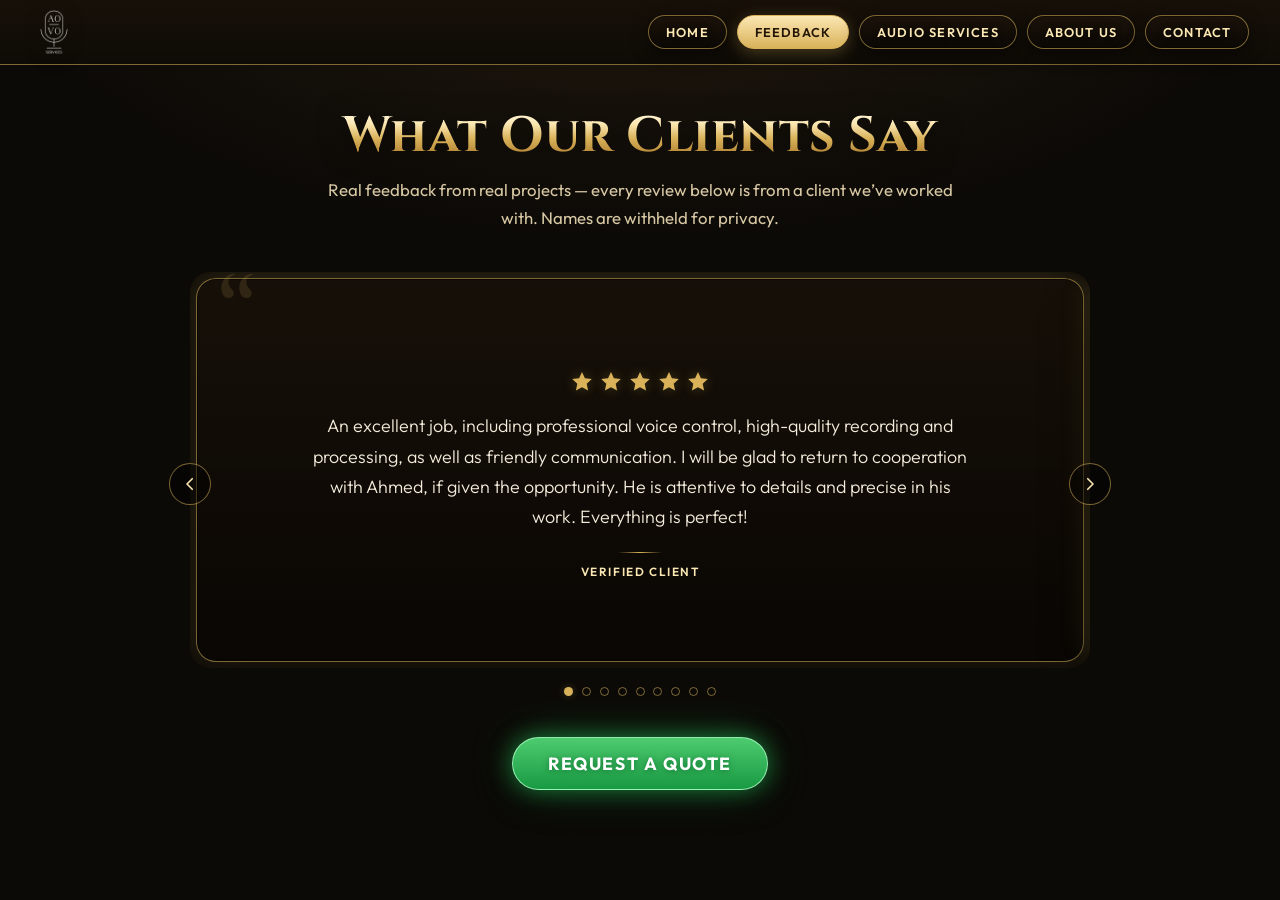
<file: feedback.html>
<!DOCTYPE html>
<html lang="en">
<head>
<meta charset="UTF-8" />
<meta name="viewport" content="width=device-width, initial-scale=1.0" />
<title>Client Reviews &amp; Feedback — AOVO Services</title>
<!-- SEARCH & SHARING — search-result description, official address, and
     the link preview card. See the matching block in index.html. -->
<meta name="description" content="Read real reviews from clients who have worked with AOVO Services on voiceover, English–Arabic localization and audio production projects." />
<link rel="canonical" href="https://aovoservices.com/feedback.html" />
<meta property="og:type" content="website" />
<meta property="og:site_name" content="AOVO Services" />
<meta property="og:title" content="Client Reviews &amp; Feedback — AOVO Services" />
<meta property="og:description" content="Read real reviews from clients who have worked with AOVO Services on voiceover, English–Arabic localization and audio production projects." />
<meta property="og:url" content="https://aovoservices.com/feedback.html" />
<meta property="og:image" content="https://aovoservices.com/assets/img/og-image.jpg" />
<meta property="og:image:width" content="1200" />
<meta property="og:image:height" content="630" />
<meta name="twitter:card" content="summary_large_image" />
<!-- Favicons: the gold AOVO mic on charcoal (browser tab, Android, iOS home screen). -->
<link rel="icon" type="image/png" sizes="32x32" href="assets/img/favicon-32.png">
<link rel="icon" type="image/png" sizes="192x192" href="assets/img/favicon-192.png">
<link rel="apple-touch-icon" href="assets/img/apple-touch-icon.png">
<link rel="preconnect" href="https://fonts.googleapis.com">
<link rel="preconnect" href="https://fonts.gstatic.com" crossorigin>
<link href="https://fonts.googleapis.com/css2?family=Cinzel:wght@500;600;700&family=Outfit:wght@300;400;500;600&display=swap" rel="stylesheet">
<!-- The ?v= number is a cache-buster — bump it (in every HTML file) whenever
     the stylesheet changes, so phones and CDNs refresh their cached copy. -->
<link rel="stylesheet" href="assets/css/style.css?v=21">
</head>
<body>

<!-- ============================================================
     SITE HEADER — shared across all pages: logo on the left, nav
     links on the right. Keep the links identical on every page and
     move the "active" class to whichever page the file belongs to.
     On small screens the links hide behind the hamburger button;
     the toggle logic lives at the top of assets/js/main.js.
     ============================================================ -->
<header class="site-header">
  <a class="site-logo" href="index.html">
    <img src="assets/img/logo-white.png" alt="AOVO Services logo" />
  </a>
  <button class="nav-toggle" id="navToggle" aria-expanded="false" aria-controls="siteNav">
    <span class="nav-toggle-text">Menu</span>
    <svg viewBox="0 0 24 24" aria-hidden="true"><path d="M4 7h16M4 12h16M4 17h16"/></svg>
  </button>
  <nav class="site-nav" id="siteNav" aria-label="Site">
    <a href="index.html">Home</a>
    <a href="feedback.html" class="active">Feedback</a>
    <a href="audio-services.html">Audio Services</a>
    <a href="about.html">About Us</a>
    <a href="contact.html">Contact</a>
  </nav>
</header>

<main class="feedback-main">

  <!-- ============================================================
       INTRO
       ============================================================ -->
  <section class="feedback-intro">
    <h1>What Our Clients Say</h1>
    <p>Real feedback from real projects — every review below is from a
       client we&rsquo;ve worked with. Names are withheld for privacy.</p>
  </section>

  <!-- ============================================================
       TESTIMONIAL SLIDER
       One .review-slide per review. To add a review later: copy any
       <figure class="review-slide"> block, change the quote text, and
       the slider (arrows, dots, auto-cycle) adapts automatically —
       the script below counts the slides at load.
       ============================================================ -->
  <section class="slider" id="slider" aria-roledescription="carousel" aria-label="Client reviews">

    <button class="slider-arrow prev" id="slidePrev" aria-label="Previous review">
      <svg viewBox="0 0 24 24"><path d="M15 5l-7 7 7 7"/></svg>
    </button>

    <div class="slider-window">
      <div class="slider-track" id="sliderTrack">

        <figure class="review-slide">
          <div class="review-card">
            <div class="stars" aria-label="Rated 5 out of 5 stars">
              <svg viewBox="0 0 24 24"><path d="M12 2l2.9 6.3 6.9.8-5.1 4.7 1.4 6.8-6.1-3.4-6.1 3.4 1.4-6.8L2.2 9.1l6.9-.8z"/></svg><svg viewBox="0 0 24 24"><path d="M12 2l2.9 6.3 6.9.8-5.1 4.7 1.4 6.8-6.1-3.4-6.1 3.4 1.4-6.8L2.2 9.1l6.9-.8z"/></svg><svg viewBox="0 0 24 24"><path d="M12 2l2.9 6.3 6.9.8-5.1 4.7 1.4 6.8-6.1-3.4-6.1 3.4 1.4-6.8L2.2 9.1l6.9-.8z"/></svg><svg viewBox="0 0 24 24"><path d="M12 2l2.9 6.3 6.9.8-5.1 4.7 1.4 6.8-6.1-3.4-6.1 3.4 1.4-6.8L2.2 9.1l6.9-.8z"/></svg><svg viewBox="0 0 24 24"><path d="M12 2l2.9 6.3 6.9.8-5.1 4.7 1.4 6.8-6.1-3.4-6.1 3.4 1.4-6.8L2.2 9.1l6.9-.8z"/></svg>
            </div>
            <blockquote>An excellent job, including professional voice control, high-quality
              recording and processing, as well as friendly communication. I will be glad to
              return to cooperation with Ahmed, if given the opportunity. He is attentive to
              details and precise in his work. Everything is perfect!</blockquote>
            <figcaption>Verified Client</figcaption>
          </div>
        </figure>

        <figure class="review-slide">
          <div class="review-card">
            <div class="stars" aria-label="Rated 5 out of 5 stars">
              <svg viewBox="0 0 24 24"><path d="M12 2l2.9 6.3 6.9.8-5.1 4.7 1.4 6.8-6.1-3.4-6.1 3.4 1.4-6.8L2.2 9.1l6.9-.8z"/></svg><svg viewBox="0 0 24 24"><path d="M12 2l2.9 6.3 6.9.8-5.1 4.7 1.4 6.8-6.1-3.4-6.1 3.4 1.4-6.8L2.2 9.1l6.9-.8z"/></svg><svg viewBox="0 0 24 24"><path d="M12 2l2.9 6.3 6.9.8-5.1 4.7 1.4 6.8-6.1-3.4-6.1 3.4 1.4-6.8L2.2 9.1l6.9-.8z"/></svg><svg viewBox="0 0 24 24"><path d="M12 2l2.9 6.3 6.9.8-5.1 4.7 1.4 6.8-6.1-3.4-6.1 3.4 1.4-6.8L2.2 9.1l6.9-.8z"/></svg><svg viewBox="0 0 24 24"><path d="M12 2l2.9 6.3 6.9.8-5.1 4.7 1.4 6.8-6.1-3.4-6.1 3.4 1.4-6.8L2.2 9.1l6.9-.8z"/></svg>
            </div>
            <blockquote>It was an absolute pleasure working with Ahmed for our project. He was
              friendly, professional and very quick to respond. Ahmed is a truly talented voice
              actor! He addressed our comments thoroughly within the second variation and showed
              a genuine interest in our project. We will definitely be working with him again.</blockquote>
            <figcaption>Verified Client</figcaption>
          </div>
        </figure>

        <figure class="review-slide">
          <div class="review-card">
            <div class="stars" aria-label="Rated 5 out of 5 stars">
              <svg viewBox="0 0 24 24"><path d="M12 2l2.9 6.3 6.9.8-5.1 4.7 1.4 6.8-6.1-3.4-6.1 3.4 1.4-6.8L2.2 9.1l6.9-.8z"/></svg><svg viewBox="0 0 24 24"><path d="M12 2l2.9 6.3 6.9.8-5.1 4.7 1.4 6.8-6.1-3.4-6.1 3.4 1.4-6.8L2.2 9.1l6.9-.8z"/></svg><svg viewBox="0 0 24 24"><path d="M12 2l2.9 6.3 6.9.8-5.1 4.7 1.4 6.8-6.1-3.4-6.1 3.4 1.4-6.8L2.2 9.1l6.9-.8z"/></svg><svg viewBox="0 0 24 24"><path d="M12 2l2.9 6.3 6.9.8-5.1 4.7 1.4 6.8-6.1-3.4-6.1 3.4 1.4-6.8L2.2 9.1l6.9-.8z"/></svg><svg viewBox="0 0 24 24"><path d="M12 2l2.9 6.3 6.9.8-5.1 4.7 1.4 6.8-6.1-3.4-6.1 3.4 1.4-6.8L2.2 9.1l6.9-.8z"/></svg>
            </div>
            <blockquote>As a startup jewellery brand owner working with Ahmed for the first
              time, he provided exceptional service, support, and mannerism with quick response times, and went above and beyond with his service.
              Ahmed provided a great
              initial voice over for the script I required, and was happy to create another two
              alternative voice notes upon request. 10/10! Highly recommend and will be working
              with Ahmed in the near future.</blockquote>
            <figcaption>Verified Client</figcaption>
          </div>
        </figure>

        <figure class="review-slide">
          <div class="review-card">
            <div class="stars" aria-label="Rated 5 out of 5 stars">
              <svg viewBox="0 0 24 24"><path d="M12 2l2.9 6.3 6.9.8-5.1 4.7 1.4 6.8-6.1-3.4-6.1 3.4 1.4-6.8L2.2 9.1l6.9-.8z"/></svg><svg viewBox="0 0 24 24"><path d="M12 2l2.9 6.3 6.9.8-5.1 4.7 1.4 6.8-6.1-3.4-6.1 3.4 1.4-6.8L2.2 9.1l6.9-.8z"/></svg><svg viewBox="0 0 24 24"><path d="M12 2l2.9 6.3 6.9.8-5.1 4.7 1.4 6.8-6.1-3.4-6.1 3.4 1.4-6.8L2.2 9.1l6.9-.8z"/></svg><svg viewBox="0 0 24 24"><path d="M12 2l2.9 6.3 6.9.8-5.1 4.7 1.4 6.8-6.1-3.4-6.1 3.4 1.4-6.8L2.2 9.1l6.9-.8z"/></svg><svg viewBox="0 0 24 24"><path d="M12 2l2.9 6.3 6.9.8-5.1 4.7 1.4 6.8-6.1-3.4-6.1 3.4 1.4-6.8L2.2 9.1l6.9-.8z"/></svg>
            </div>
            <blockquote>Working with Ahmed was an absolute pleasure! He delivered everything
              incredibly fast, highly professional, and with outstanding precision. Communication
              was warm, clear, and effortless, and he followed every single instruction&mdash;no
              matter how small&mdash;with perfect accuracy. You can immediately feel that Ahmed
              works with real passion and a strong commitment to quality. I couldn&rsquo;t be
              happier with the result and can highly recommend him to anyone looking for
              top-tier voice work. Thank you for the fantastic collaboration &mdash; would
              absolutely work with him again!</blockquote>
            <figcaption>Verified Client</figcaption>
          </div>
        </figure>

        <figure class="review-slide">
          <div class="review-card">
            <div class="stars" aria-label="Rated 5 out of 5 stars">
              <svg viewBox="0 0 24 24"><path d="M12 2l2.9 6.3 6.9.8-5.1 4.7 1.4 6.8-6.1-3.4-6.1 3.4 1.4-6.8L2.2 9.1l6.9-.8z"/></svg><svg viewBox="0 0 24 24"><path d="M12 2l2.9 6.3 6.9.8-5.1 4.7 1.4 6.8-6.1-3.4-6.1 3.4 1.4-6.8L2.2 9.1l6.9-.8z"/></svg><svg viewBox="0 0 24 24"><path d="M12 2l2.9 6.3 6.9.8-5.1 4.7 1.4 6.8-6.1-3.4-6.1 3.4 1.4-6.8L2.2 9.1l6.9-.8z"/></svg><svg viewBox="0 0 24 24"><path d="M12 2l2.9 6.3 6.9.8-5.1 4.7 1.4 6.8-6.1-3.4-6.1 3.4 1.4-6.8L2.2 9.1l6.9-.8z"/></svg><svg viewBox="0 0 24 24"><path d="M12 2l2.9 6.3 6.9.8-5.1 4.7 1.4 6.8-6.1-3.4-6.1 3.4 1.4-6.8L2.2 9.1l6.9-.8z"/></svg>
            </div>
            <blockquote>Fantastic work! Hearing back the reading was immensely satisfying and has
              enabled my creative project. His voice, audio quality and understanding of the
              language is a rare find. I feel fortunate to have found Ahmed!</blockquote>
            <figcaption>Verified Client</figcaption>
          </div>
        </figure>

        <figure class="review-slide">
          <div class="review-card">
            <div class="stars" aria-label="Rated 5 out of 5 stars">
              <svg viewBox="0 0 24 24"><path d="M12 2l2.9 6.3 6.9.8-5.1 4.7 1.4 6.8-6.1-3.4-6.1 3.4 1.4-6.8L2.2 9.1l6.9-.8z"/></svg><svg viewBox="0 0 24 24"><path d="M12 2l2.9 6.3 6.9.8-5.1 4.7 1.4 6.8-6.1-3.4-6.1 3.4 1.4-6.8L2.2 9.1l6.9-.8z"/></svg><svg viewBox="0 0 24 24"><path d="M12 2l2.9 6.3 6.9.8-5.1 4.7 1.4 6.8-6.1-3.4-6.1 3.4 1.4-6.8L2.2 9.1l6.9-.8z"/></svg><svg viewBox="0 0 24 24"><path d="M12 2l2.9 6.3 6.9.8-5.1 4.7 1.4 6.8-6.1-3.4-6.1 3.4 1.4-6.8L2.2 9.1l6.9-.8z"/></svg><svg viewBox="0 0 24 24"><path d="M12 2l2.9 6.3 6.9.8-5.1 4.7 1.4 6.8-6.1-3.4-6.1 3.4 1.4-6.8L2.2 9.1l6.9-.8z"/></svg>
            </div>
            <blockquote>Great work! Delivered the lines with excellent quality, strong
              performance, and on time. The voice acting captured exactly the tone I was looking
              for, bringing life to the character. Clear audio, natural delivery, and very easy
              to communicate with. Highly recommend and would definitely work together again in
              the future!</blockquote>
            <figcaption>Verified Client</figcaption>
          </div>
        </figure>

        <figure class="review-slide">
          <div class="review-card">
            <div class="stars" aria-label="Rated 5 out of 5 stars">
              <svg viewBox="0 0 24 24"><path d="M12 2l2.9 6.3 6.9.8-5.1 4.7 1.4 6.8-6.1-3.4-6.1 3.4 1.4-6.8L2.2 9.1l6.9-.8z"/></svg><svg viewBox="0 0 24 24"><path d="M12 2l2.9 6.3 6.9.8-5.1 4.7 1.4 6.8-6.1-3.4-6.1 3.4 1.4-6.8L2.2 9.1l6.9-.8z"/></svg><svg viewBox="0 0 24 24"><path d="M12 2l2.9 6.3 6.9.8-5.1 4.7 1.4 6.8-6.1-3.4-6.1 3.4 1.4-6.8L2.2 9.1l6.9-.8z"/></svg><svg viewBox="0 0 24 24"><path d="M12 2l2.9 6.3 6.9.8-5.1 4.7 1.4 6.8-6.1-3.4-6.1 3.4 1.4-6.8L2.2 9.1l6.9-.8z"/></svg><svg viewBox="0 0 24 24"><path d="M12 2l2.9 6.3 6.9.8-5.1 4.7 1.4 6.8-6.1-3.4-6.1 3.4 1.4-6.8L2.2 9.1l6.9-.8z"/></svg>
            </div>
            <blockquote>Ahmed is one of the best here in voice acting! If you need a dramatic
              narrative brought to life, he is your guy. His voice and his storytelling abilities
              are vivid and beautiful. He is professional and delivers on time. We will
              definitely be working with him again!</blockquote>
            <figcaption>Verified Client</figcaption>
          </div>
        </figure>

        <figure class="review-slide">
          <div class="review-card">
            <div class="stars" aria-label="Rated 5 out of 5 stars">
              <svg viewBox="0 0 24 24"><path d="M12 2l2.9 6.3 6.9.8-5.1 4.7 1.4 6.8-6.1-3.4-6.1 3.4 1.4-6.8L2.2 9.1l6.9-.8z"/></svg><svg viewBox="0 0 24 24"><path d="M12 2l2.9 6.3 6.9.8-5.1 4.7 1.4 6.8-6.1-3.4-6.1 3.4 1.4-6.8L2.2 9.1l6.9-.8z"/></svg><svg viewBox="0 0 24 24"><path d="M12 2l2.9 6.3 6.9.8-5.1 4.7 1.4 6.8-6.1-3.4-6.1 3.4 1.4-6.8L2.2 9.1l6.9-.8z"/></svg><svg viewBox="0 0 24 24"><path d="M12 2l2.9 6.3 6.9.8-5.1 4.7 1.4 6.8-6.1-3.4-6.1 3.4 1.4-6.8L2.2 9.1l6.9-.8z"/></svg><svg viewBox="0 0 24 24"><path d="M12 2l2.9 6.3 6.9.8-5.1 4.7 1.4 6.8-6.1-3.4-6.1 3.4 1.4-6.8L2.2 9.1l6.9-.8z"/></svg>
            </div>
            <blockquote>Ahmed truly SHINES in the voice-over domain! His professionalism and
              exceptional sound quality exceeded expectations, making him stand out among Arabic
              voice talents. With remarkable language fluency and quick responsiveness, working
              with Ahmed was a breeze. Highly recommended and I&rsquo;m looking forward to future
              collaborations. &#x1F64C;</blockquote>
            <figcaption>Verified Client</figcaption>
          </div>
        </figure>

        <figure class="review-slide">
          <div class="review-card">
            <div class="stars" aria-label="Rated 5 out of 5 stars">
              <svg viewBox="0 0 24 24"><path d="M12 2l2.9 6.3 6.9.8-5.1 4.7 1.4 6.8-6.1-3.4-6.1 3.4 1.4-6.8L2.2 9.1l6.9-.8z"/></svg><svg viewBox="0 0 24 24"><path d="M12 2l2.9 6.3 6.9.8-5.1 4.7 1.4 6.8-6.1-3.4-6.1 3.4 1.4-6.8L2.2 9.1l6.9-.8z"/></svg><svg viewBox="0 0 24 24"><path d="M12 2l2.9 6.3 6.9.8-5.1 4.7 1.4 6.8-6.1-3.4-6.1 3.4 1.4-6.8L2.2 9.1l6.9-.8z"/></svg><svg viewBox="0 0 24 24"><path d="M12 2l2.9 6.3 6.9.8-5.1 4.7 1.4 6.8-6.1-3.4-6.1 3.4 1.4-6.8L2.2 9.1l6.9-.8z"/></svg><svg viewBox="0 0 24 24"><path d="M12 2l2.9 6.3 6.9.8-5.1 4.7 1.4 6.8-6.1-3.4-6.1 3.4 1.4-6.8L2.2 9.1l6.9-.8z"/></svg>
            </div>
            <blockquote>I had the pleasure of working with Mr. Ahmed on this project, and I
              cannot express how impressed I am with their talent and professionalism. My
              experience with Ahmed was exceptional from start to finish. He not only delivered
              top-notch translations and voice-overs but also made the entire process smooth and
              stress-free.</blockquote>
            <figcaption>Verified Client</figcaption>
          </div>
        </figure>

      </div>
    </div>

    <button class="slider-arrow next" id="slideNext" aria-label="Next review">
      <svg viewBox="0 0 24 24"><path d="M9 5l7 7-7 7"/></svg>
    </button>

    <div class="slider-dots" id="sliderDots"></div>
  </section>

  <!-- ============================================================
       CALL TO ACTION — same green quote button as the About page.
       Point href at contact.html once the Contact page exists.
       ============================================================ -->
  <section class="feedback-cta">
    <a class="quote-cta-green" href="contact.html">Request a Quote</a>
  </section>

</main>

<!-- Shared script: on this page it only wires up the header's hamburger
     menu (the demo-popup sections skip themselves when the popup markup
     isn't present). demos.js comes along because main.js reads the
     manifest it defines. -->
<script src="data/demos.js"></script>
<script src="assets/js/audio-ui.js"></script>
<script src="assets/js/main.js"></script>

<!-- ============================================================
     SLIDER SCRIPT — page-specific, so it lives here rather than in
     the shared main.js. No libraries; plain DOM + CSS transforms.
     ============================================================ -->
<script src="assets/js/feedback.js"></script>
</body>
</html>
</file>
<file: assets/css/style.css>
/* ============================================================
   AOVO SERVICES — interactive voiceover hero — stylesheet
   EDIT AUDIO FILES: see data/demos.js (see README.md).
   EDIT HERO PHOTO: the current photo is assets/img/hero-2.jpg.
   When swapping in a new photo, ALWAYS give it a NEW filename (hero-3.jpg,
   hero-4.jpg, ...) and update the .stage-photo src in index.html — browsers
   and CDNs cache images hard, and reusing a filename is the usual reason a
   "replaced" photo still shows the old (often blurrier) one on phones.
   ============================================================ */
:root{
  --ink:        #0c0a07;
  --ink-2:      #14100a;
  --gold-hi:    #fbe7b3;
  --gold:       #d9b25a;
  --gold-deep:  #a9772a;
  --gold-line:  rgba(216,178,90,.55);
  --gold-glow:  rgba(216,178,90,.28);
  --panel:      rgba(18,13,8,.62);
  --panel-2:    rgba(24,17,9,.86);
  --txt:        #f4ecdc;
  --txt-dim:    #d8c8a4;
  --serif: "Cinzel", "Trajan Pro", Georgia, "Times New Roman", serif;
  --sans:  "Outfit", "Segoe UI", system-ui, sans-serif;
}

*{ box-sizing:border-box; margin:0; padding:0; }
html{ -webkit-text-size-adjust:100%; }
body{
  font-family:var(--sans);
  color:var(--txt);
  background:
    radial-gradient(1200px 600px at 50% -10%, #241a0e 0%, var(--ink) 55%) ,
    var(--ink);
  min-height:100vh;
  -webkit-font-smoothing:antialiased;
}

/* ---------- HERO ----------
   Layout note: the title block (.brand) sits in normal document flow ABOVE
   the photo, not on top of it. An earlier version overlaid the title on the
   photo with hand-tuned absolute coordinates, and at most window sizes the
   text landed on the subject's face; keeping the text in its own band makes
   that impossible at any width. Only the side label columns and the quote
   button overlay the photo (via .stage-wrap), and they hug the edges. */
.hero{ position:relative; width:100%; }

/* positioning context for the label columns and quote button: its height
   is exactly the photo box's height, so anything absolutely positioned in
   here is pinned to the photo itself */
.stage-wrap{ position:relative; }

.stage{
  position:relative;
  width:100%;
  /* wider than the photo's native 16:9 so the box stays SHORT: together
     with the title band above it, the hero fits a laptop screen with
     little scrolling. The crop trims dark wall and desk, not the person.
     On screens with less height the max-height tightens the crop further
     so header + title band + photo fit the viewport in one screen. */
  aspect-ratio:21/9;
  max-height:calc(100vh - 260px);
  min-height:420px;
  background:var(--ink);
  overflow:hidden;
}
/* real <img> instead of a CSS background-image: mobile Safari/Chrome can
   rasterize a large background-image at reduced resolution when its element
   sits in a GPU-composited layer (.stage does, next to the backdrop-filter
   elements above it) — that's what was reading as blur on phones. An <img>
   goes through the browser's normal image decode/paint path instead. */
.stage-photo{
  position:absolute; inset:0; z-index:0;
  width:100%; height:100%;
  /* the wide desktop box crops the 16:9 photo vertically; 36% keeps the
     subject framed with headroom above and the chin clear of the quote
     button below. Mobile overrides this — see the 860px breakpoint. */
  object-fit:cover; object-position:center 36%;
  display:block;
}
/* atmosphere: darken edges + warm vignette so gold pops over photo */
.stage::before{
  content:""; position:absolute; inset:0; z-index:1;
  background:
    linear-gradient(90deg, rgba(8,6,3,.85) 0%, rgba(8,6,3,.10) 26%, rgba(8,6,3,0) 50%, rgba(8,6,3,.10) 74%, rgba(8,6,3,.85) 100%),
    linear-gradient(180deg, rgba(8,6,3,.78) 0%, rgba(8,6,3,0) 28%, rgba(8,6,3,0) 58%, rgba(8,6,3,.88) 100%);
  pointer-events:none;
}
/* fine grain for texture */
.stage::after{
  content:""; position:absolute; inset:0; z-index:2; pointer-events:none; opacity:.05; mix-blend-mode:overlay;
  background-image:url("data:image/svg+xml,%3Csvg xmlns='http://www.w3.org/2000/svg' width='120' height='120'%3E%3Cfilter id='n'%3E%3CfeTurbulence type='fractalNoise' baseFrequency='.9' numOctaves='2'/%3E%3C/filter%3E%3Crect width='100%25' height='100%25' filter='url(%23n)'/%3E%3C/svg%3E");
}

/* ---------- BRAND BLOCK ----------
   A centred band in normal flow between the header and the photo. The page
   background shows through it, and the photo's top vignette fades up into
   the same darkness, so band and photo read as one piece. On desktop the
   logo is positioned against the left edge of the band, outside the title
   stack, so the title, subtitle, and hint stay precisely centred. */
.brand{
  position:relative; text-align:center; width:100%; margin:0 auto;
  padding:clamp(10px,1.8vh,22px) 0 clamp(8px,1.4vh,16px);
  animation:fadeDown .9s ease both;
}
.brand-logo{
  /* The single number that controls how far in from the left edge the logo
     sits: 14px on small desktops, growing with the viewport, capped at 78px
     on very wide screens so it never drifts toward the centred title. */
  position:absolute; left:clamp(14px,4vw,78px); top:50%; transform:translateY(-50%);
  display:block;
  width:clamp(84px,8.5vw,136px); height:auto;
  filter:drop-shadow(0 4px 14px rgba(0,0,0,.55));
}
.brand h1{
  font-family:var(--serif); font-weight:700;
  font-size:clamp(2.3rem,7.2vw,5.3rem); line-height:.98; letter-spacing:.5px;
  background:linear-gradient(180deg,#fff6da 4%,var(--gold-hi) 26%,var(--gold) 54%,var(--gold-deep) 92%);
  -webkit-background-clip:text; background-clip:text; color:transparent;
  text-shadow:0 2px 30px var(--gold-glow);
  filter:drop-shadow(0 4px 14px rgba(0,0,0,.55));
}
.pill{
  display:inline-flex; align-items:center; gap:.55rem;
  margin-top:clamp(8px,1.4vh,16px); padding:.5rem 1.25rem;
  border:1px solid var(--gold-line); border-radius:999px;
  background:linear-gradient(180deg,rgba(28,20,10,.55),rgba(12,9,5,.65));
  box-shadow:0 0 0 1px rgba(0,0,0,.3) inset, 0 6px 24px rgba(0,0,0,.45);
  color:var(--gold-hi); font-weight:500; letter-spacing:.6px;
  font-size:clamp(.78rem,1.9vw,1.18rem); backdrop-filter:blur(4px);
}
.pill svg{ width:1.05em; height:1.05em; fill:var(--gold); }
.brand .cta{
  margin-top:clamp(6px,1.2vh,14px); color:var(--txt);
  font-size:clamp(.74rem,1.6vw,1.02rem); letter-spacing:.3px; opacity:.95;
  text-shadow:0 1px 8px rgba(0,0,0,.8);
}

/* ---------- LABEL COLUMNS ----------
   Pinned to the photo box (.stage-wrap), hugging its left and right edges;
   the % offsets are fractions of the photo's height, so the columns keep
   their place on the photo at every window size. */
.col{
  position:absolute; top:5%; bottom:12%;
  display:flex; flex-direction:column; justify-content:space-between;
  z-index:5; gap:.4rem;
}
.col-left{  left:clamp(10px,2.4vw,42px);  align-items:flex-start; }
.col-right{ right:clamp(10px,2.4vw,42px); align-items:flex-end;   }

.label{
  position:relative; cursor:pointer; font-family:var(--sans);
  width:clamp(168px,15vw,230px); min-height:clamp(40px,5.2vw,58px);
  display:flex; align-items:center; gap:.6rem;
  padding:.65rem 1rem; border-radius:12px;
  border:1px solid var(--gold-line);
  background:linear-gradient(180deg,rgba(30,21,11,.72),rgba(10,7,4,.82));
  box-shadow:0 0 0 1px rgba(0,0,0,.35) inset, 0 8px 22px rgba(0,0,0,.45), 0 0 18px rgba(0,0,0,.25);
  color:var(--gold-hi); letter-spacing:.7px; font-weight:600;
  font-size:clamp(.66rem,1.18vw,.92rem); text-transform:uppercase;
  backdrop-filter:blur(3px);
  transition:transform .22s ease, box-shadow .22s ease, border-color .22s ease, background .22s ease;
  opacity:0; animation:popIn .6s ease forwards;
}
.col-left  .label{ text-align:left;  justify-content:flex-start; }
.col-right .label{ text-align:right; justify-content:flex-end; flex-direction:row-reverse; }

.label .txt{ flex:1; line-height:1.15; }
.label .cur{ width:1.35em; height:1.35em; flex:0 0 auto; fill:var(--gold); filter:drop-shadow(0 0 4px var(--gold-glow)); }

.label:hover, .label:focus-visible{
  transform:translateY(-3px) scale(1.02);
  border-color:var(--gold-hi);
  background:linear-gradient(180deg,rgba(52,37,16,.85),rgba(20,14,7,.9));
  box-shadow:0 0 0 1px rgba(0,0,0,.4) inset, 0 12px 30px rgba(0,0,0,.55), 0 0 26px var(--gold-glow);
  outline:none;
}
.label:active{ transform:translateY(-1px) scale(.99); }

/* connector line toward the center figure (desktop only) */
.label::after{
  content:""; position:absolute; top:50%; height:1px; width:clamp(28px,4vw,80px);
  background:linear-gradient(90deg,var(--gold-line),rgba(216,178,90,0));
  box-shadow:0 0 6px var(--gold-glow);
}
.col-left  .label::after{ left:100%; }
.col-right .label::after{ right:100%; background:linear-gradient(270deg,var(--gold-line),rgba(216,178,90,0)); }
.label::before{ /* node dot at button inner edge */
  content:""; position:absolute; top:50%; transform:translateY(-50%);
  width:6px; height:6px; border-radius:50%; background:var(--gold);
  box-shadow:0 0 8px var(--gold);
}
.col-left  .label::before{ right:-3px; }
.col-right .label::before{ left:-3px; }

/* staggered entrance */
.col-left  .label:nth-child(1){animation-delay:.20s}.col-left  .label:nth-child(2){animation-delay:.28s}
.col-left  .label:nth-child(3){animation-delay:.36s}.col-left  .label:nth-child(4){animation-delay:.44s}
.col-left  .label:nth-child(5){animation-delay:.52s}.col-left  .label:nth-child(6){animation-delay:.60s}
.col-right .label:nth-child(1){animation-delay:.24s}.col-right .label:nth-child(2){animation-delay:.32s}
.col-right .label:nth-child(3){animation-delay:.40s}.col-right .label:nth-child(4){animation-delay:.48s}
.col-right .label:nth-child(5){animation-delay:.56s}.col-right .label:nth-child(6){animation-delay:.64s}

/* ---------- REQUEST A QUOTE CALL-TO-ACTION ----------
   Replaces the old feature bar at the bottom of the hero. Deliberately
   orange — the one element that breaks the gold palette, so it reads as
   THE action to take. The glow pulses gently (disabled for users with
   reduced-motion enabled, via the global rule in the animations section). */
.quote-cta{
  position:absolute; left:50%; transform:translateX(-50%);
  bottom:4.5%; z-index:6;
  display:inline-flex; align-items:center; justify-content:center;
  padding:clamp(.8rem,1.1vw,1.2rem) clamp(1.8rem,2.8vw,3.2rem);
  border-radius:999px; text-decoration:none; text-transform:uppercase;
  font-family:var(--sans); font-weight:700; letter-spacing:1.6px;
  font-size:clamp(.9rem,1.25vw,1.3rem); color:#fff; white-space:nowrap;
  background:linear-gradient(180deg,#ff9d45,#f0640a);
  border:1px solid rgba(255,196,130,.8);
  box-shadow:0 0 22px rgba(255,122,26,.55), 0 0 44px rgba(255,122,26,.28), 0 10px 28px rgba(0,0,0,.5);
  text-shadow:0 1px 6px rgba(120,45,0,.6);
  animation:fadeUp 1s ease .3s both, ctaGlow 2.6s ease-in-out 1.3s infinite;
  transition:filter .2s ease;
}
.quote-cta:hover, .quote-cta:focus-visible{ filter:brightness(1.12); outline:none; }
@keyframes ctaGlow{
  0%,100%{ box-shadow:0 0 22px rgba(255,122,26,.55), 0 0 44px rgba(255,122,26,.28), 0 10px 28px rgba(0,0,0,.5); }
  50%    { box-shadow:0 0 36px rgba(255,122,26,.9),  0 0 72px rgba(255,122,26,.45), 0 10px 28px rgba(0,0,0,.5); }
}

/* Green variant for the About page's closing section. Unlike the home
   hero's orange .quote-cta it sits in normal flow (the closing card is
   already centred), so it needs no absolute positioning. */
.quote-cta-green{
  display:inline-flex; align-items:center; justify-content:center;
  padding:.9rem 2.2rem; border-radius:999px;
  text-decoration:none; text-transform:uppercase;
  font-family:var(--sans); font-weight:700; letter-spacing:1.6px;
  font-size:clamp(.9rem,1.4vw,1.1rem); color:#fff; white-space:nowrap;
  background:linear-gradient(180deg,#4ecb6f,#189a43);
  border:1px solid rgba(170,255,195,.8);
  box-shadow:0 0 22px rgba(40,190,90,.55), 0 0 44px rgba(40,190,90,.28), 0 10px 28px rgba(0,0,0,.5);
  text-shadow:0 1px 6px rgba(0,80,30,.6);
  animation:ctaGlowGreen 2.6s ease-in-out infinite;
  transition:filter .2s ease;
}
.quote-cta-green:hover, .quote-cta-green:focus-visible{ filter:brightness(1.12); outline:none; }
@keyframes ctaGlowGreen{
  0%,100%{ box-shadow:0 0 22px rgba(40,190,90,.55), 0 0 44px rgba(40,190,90,.28), 0 10px 28px rgba(0,0,0,.5); }
  50%    { box-shadow:0 0 36px rgba(40,190,90,.9),  0 0 72px rgba(40,190,90,.45), 0 10px 28px rgba(0,0,0,.5); }
}

/* ---------- MODAL ---------- */
.overlay{
  position:fixed; inset:0; z-index:50; display:none;
  align-items:center; justify-content:center; padding:18px;
  background:radial-gradient(900px 600px at 50% 30%, rgba(40,28,12,.55), rgba(4,3,1,.86));
  backdrop-filter:blur(6px);
}
.overlay.open{ display:flex; animation:fadeIn .25s ease; }
.modal{
  width:min(540px,100%); border-radius:20px; position:relative;
  border:1px solid var(--gold-line);
  background:linear-gradient(180deg,var(--panel-2),rgba(10,7,4,.95));
  box-shadow:0 0 0 1px rgba(0,0,0,.5) inset, 0 30px 80px rgba(0,0,0,.7), 0 0 40px var(--gold-glow);
  padding:clamp(20px,4vw,32px); animation:popIn .3s ease both;
}
.modal .x{
  position:absolute; top:14px; right:14px; width:36px; height:36px; border-radius:50%;
  border:1px solid var(--gold-line); background:rgba(0,0,0,.4); color:var(--gold-hi);
  font-size:1.1rem; cursor:pointer; line-height:1; transition:.2s;
}
.modal .x:hover{ background:var(--gold); color:#1a1206; transform:rotate(90deg); }
.modal .eyebrow{ color:var(--gold); letter-spacing:2px; font-size:.7rem; text-transform:uppercase; }
.modal h2{ font-family:var(--serif); font-weight:600; color:var(--gold-hi); font-size:clamp(1.4rem,4vw,2rem); margin:.25rem 0 .15rem; line-height:1.1; }
.modal p.sub{ color:var(--txt-dim); font-size:.92rem; margin-bottom:1.25rem; }

.lang-card{
  border:1px solid rgba(216,178,90,.32); border-radius:14px; padding:1rem 1.1rem;
  background:linear-gradient(180deg,rgba(30,21,11,.6),rgba(12,9,5,.6));
  margin-bottom:.85rem; display:flex; align-items:center; gap:.75rem; flex-wrap:wrap;
}
.lang-badge{
  display:inline-flex; align-items:center; justify-content:center;
  min-width:2.5em; padding:.3em .5em; border-radius:7px;
  font-family:var(--sans); font-weight:700; font-size:.78rem; letter-spacing:.6px;
  color:#1a1206; line-height:1;
}
.lang-card.en .lang-badge{ background:linear-gradient(180deg,var(--gold-hi),var(--gold)); }
.lang-card.ar .lang-badge{ background:linear-gradient(180deg,#e7d6ab,var(--gold-deep)); }
.lang-card .name{ font-weight:600; color:var(--gold-hi); letter-spacing:.5px; flex:1; min-width:90px; }
.btn{
  display:inline-flex; align-items:center; gap:.5rem; cursor:pointer;
  border-radius:10px; padding:.6rem .95rem; font-family:var(--sans); font-weight:600;
  font-size:.85rem; letter-spacing:.4px; transition:.2s; white-space:nowrap; border:1px solid transparent;
}
.btn svg{ width:1.05em; height:1.05em; fill:currentColor; }
.btn-play{ background:linear-gradient(180deg,var(--gold-hi),var(--gold)); color:#241606; box-shadow:0 4px 14px var(--gold-glow); }
.btn-play:hover{ filter:brightness(1.08); transform:translateY(-1px); }
.btn-play.playing{ background:linear-gradient(180deg,#f0d9a0,var(--gold-deep)); color:#1a1206; }
.btn-dl{ background:rgba(0,0,0,.35); color:var(--gold-hi); border-color:var(--gold-line); text-decoration:none; }
.btn-dl:hover{ background:var(--gold); color:#241606; border-color:var(--gold); transform:translateY(-1px); }

.nowplaying{
  margin-top:.4rem; font-size:.8rem; color:var(--txt-dim);
  display:flex; align-items:center; gap:.5rem; min-height:1.1rem;
}
/* seekable progress bar — native range input styled to match the gold theme */
.seek{
  flex:1; -webkit-appearance:none; appearance:none;
  height:4px; border-radius:4px; background:rgba(216,178,90,.18);
  outline:none; cursor:pointer;
}
.seek:disabled{ cursor:default; opacity:.6; }
.seek::-webkit-slider-runnable-track{ height:4px; border-radius:4px; background:transparent; }
.seek::-moz-range-track{ height:4px; border-radius:4px; background:rgba(216,178,90,.18); }
.seek::-moz-range-progress{ height:4px; border-radius:4px; background:linear-gradient(90deg,var(--gold),var(--gold-hi)); }
.seek::-webkit-slider-thumb{
  -webkit-appearance:none; appearance:none;
  width:13px; height:13px; margin-top:-4.5px; border-radius:50%;
  background:var(--gold-hi); box-shadow:0 0 0 3px rgba(0,0,0,.4), 0 0 8px var(--gold-glow);
}
.seek::-moz-range-thumb{
  width:13px; height:13px; border:none; border-radius:50%;
  background:var(--gold-hi); box-shadow:0 0 0 3px rgba(0,0,0,.4), 0 0 8px var(--gold-glow);
}

/* ---------- SITE HEADER (shared across all pages) ----------
   A normal-height header row at the top of every page: logo on the left,
   nav links on the right. Add a link in every page's <nav class="site-nav">
   when a new page goes live; mark the current page's link with
   class="active". Below 920px the links hide behind the hamburger button
   (.nav-toggle) and drop down as a stacked column when it is tapped —
   the few lines of toggle logic live at the top of assets/js/main.js. */
.site-header{
  display:flex; align-items:center; justify-content:space-between;
  gap:1rem; padding:.55rem clamp(14px,2.4vw,32px);
  background:linear-gradient(180deg,#171008,#0e0b06);
  border-bottom:1px solid var(--gold-line);
  position:relative; z-index:10;
}
.site-logo{ display:block; flex:0 0 auto; }
.site-logo img{
  display:block; height:46px; width:auto;
  filter:drop-shadow(0 2px 10px rgba(0,0,0,.6));
}
.site-nav{
  display:flex; flex-wrap:wrap; justify-content:flex-end;
  gap:clamp(.4rem,.8vw,.7rem);
}
/* hamburger button — hidden on desktop, shown by the 920px media query.
   The word "MENU" sits beside the three-line icon so it is obvious at a
   glance; it is real text, so screen readers announce it too. */
.nav-toggle{
  display:none; align-items:center; justify-content:center; gap:.55rem;
  height:44px; padding:0 .85rem 0 1rem; border-radius:12px; cursor:pointer;
  border:1px solid var(--gold-line); color:var(--gold-hi);
  background:linear-gradient(180deg,rgba(30,21,11,.72),rgba(10,7,4,.82));
  font-family:var(--sans); font-weight:600; font-size:.82rem;
  letter-spacing:1.2px; text-transform:uppercase;
  transition:.2s;
}
.nav-toggle svg{ width:22px; height:22px; fill:none; stroke:currentColor; stroke-width:2; stroke-linecap:round; }
.nav-toggle:hover, .nav-toggle:focus-visible{ border-color:var(--gold-hi); outline:none; }
/* every tab is a visible gold-bordered pill (not just on hover), matching
   the label chips elsewhere on the page */
.site-nav a{
  color:var(--gold-hi); text-decoration:none; text-transform:uppercase;
  font-weight:600; letter-spacing:1.2px; font-size:clamp(.7rem,1vw,.88rem);
  padding:.5rem 1.05rem; border-radius:999px;
  border:1px solid var(--gold-line);
  background:linear-gradient(180deg,rgba(30,21,11,.72),rgba(10,7,4,.82));
  box-shadow:0 0 0 1px rgba(0,0,0,.35) inset, 0 6px 18px rgba(0,0,0,.45);
  transition:.2s; text-shadow:0 1px 6px rgba(0,0,0,.7);
}
.site-nav a:hover, .site-nav a:focus-visible{
  border-color:var(--gold-hi); transform:translateY(-2px);
  background:linear-gradient(180deg,rgba(52,37,16,.85),rgba(20,14,7,.9));
  box-shadow:0 0 0 1px rgba(0,0,0,.4) inset, 0 10px 26px rgba(0,0,0,.55), 0 0 22px var(--gold-glow);
  outline:none;
}
/* current page: solid gold fill so it clearly stands apart */
.site-nav a.active{
  border-color:var(--gold);
  background:linear-gradient(180deg,var(--gold-hi),var(--gold));
  color:#241606; text-shadow:none;
  box-shadow:0 4px 16px var(--gold-glow);
}
/* small screens: hide the link row behind the hamburger; tapping it drops
   the links down as a full-width stacked column under the logo row */
@media (max-width:920px){
  .nav-toggle{ display:flex; }
  .site-nav{ display:none; flex-basis:100%; flex-direction:column; align-items:stretch; padding:.4rem 0 .3rem; }
  .site-nav.open{ display:flex; }
  .site-nav a{ text-align:center; }
  .site-header{ flex-wrap:wrap; }
}

/* ---------- ABOUT PAGE ---------- */
.about-main{ width:min(94%,1060px); margin:0 auto; padding:clamp(28px,5vh,64px) 0 clamp(40px,7vh,90px); }

/* intro */
.about-intro{ text-align:center; margin-bottom:clamp(36px,6vh,72px); }
.about-intro h1{
  font-family:var(--serif); font-weight:700; line-height:1.08;
  font-size:clamp(1.7rem,4.6vw,3.1rem); letter-spacing:.5px;
  background:linear-gradient(180deg,#fff6da 4%,var(--gold-hi) 26%,var(--gold) 54%,var(--gold-deep) 92%);
  -webkit-background-clip:text; background-clip:text; color:transparent;
  filter:drop-shadow(0 4px 14px rgba(0,0,0,.55));
  margin-bottom:1rem;
}
.about-intro p{ color:var(--txt-dim); max-width:760px; margin:0 auto .8rem; line-height:1.65; font-size:clamp(.92rem,1.6vw,1.05rem); }

/* section headings (Cinzel + gold, smaller than the intro title) */
.about-eyebrow{ color:var(--gold); letter-spacing:2.5px; font-size:.72rem; text-transform:uppercase; font-weight:600; margin-bottom:.35rem; }
.about-h2{
  font-family:var(--serif); font-weight:600; color:var(--gold-hi);
  font-size:clamp(1.35rem,3vw,2rem); line-height:1.15; margin-bottom:.9rem;
}

/* founder bios: photo + text side by side, photo side alternates.
   The photo column is roughly half its original 340px width (client
   request) and centres vertically against the text block. */
.bio{
  display:grid; grid-template-columns:minmax(140px,180px) 1fr;
  gap:clamp(20px,3.5vw,48px); align-items:center;
  margin-bottom:clamp(36px,6vh,72px);
}
.bio.flip{ grid-template-columns:1fr minmax(140px,180px); }
.bio.flip .bio-photo{ order:2; }
.bio-photo img{
  display:block; width:100%; height:auto; border-radius:18px;
  border:1px solid var(--gold-line);
  box-shadow:0 0 0 1px rgba(0,0,0,.4) inset, 0 16px 40px rgba(0,0,0,.5), 0 0 26px var(--gold-glow);
}
/* the founders' names get a larger, more prominent treatment than the
   generic eyebrow used elsewhere */
.bio .about-eyebrow{ font-size:clamp(1rem,1.8vw,1.35rem); letter-spacing:2px; }
.bio-text p{ color:var(--txt-dim); line-height:1.65; margin-bottom:.8rem; font-size:clamp(1rem,1.7vw,1.13rem); }
.bio-text .focus{
  display:inline-block; margin-top:.2rem; padding:.55rem .95rem;
  border:1px solid var(--gold-line); border-radius:10px;
  background:linear-gradient(180deg,rgba(30,21,11,.6),rgba(12,9,5,.6));
  color:var(--gold-hi); font-size:.85rem; letter-spacing:.4px; line-height:1.5;
}
.bio-text .focus strong{ color:var(--gold); }

/* team / global voices */
.team{ text-align:center; margin-bottom:clamp(36px,6vh,72px); }
.team img{
  /* capped at the same 720px measure as the paragraph below it, so the
     photo and text read as one column instead of a full-bleed banner */
  display:block; width:100%; max-width:720px; height:auto;
  border-radius:18px; margin:0 auto 1.4rem;
  border:1px solid var(--gold-line);
  box-shadow:0 0 0 1px rgba(0,0,0,.4) inset, 0 16px 40px rgba(0,0,0,.5), 0 0 26px var(--gold-glow);
}
.team p{ color:var(--txt-dim); max-width:720px; margin:0 auto 1.3rem; line-height:1.65; font-size:clamp(.92rem,1.6vw,1.05rem); }

/* gold call-to-action buttons (shared look with the popup's Play button) */
.btn-cta{
  display:inline-flex; align-items:center; gap:.55rem; cursor:pointer;
  border:1px solid transparent; border-radius:12px; padding:.85rem 1.5rem;
  font-family:var(--sans); font-weight:600; font-size:.95rem; letter-spacing:.5px;
  background:linear-gradient(180deg,var(--gold-hi),var(--gold)); color:#241606;
  box-shadow:0 4px 18px var(--gold-glow); transition:.2s;
}
.btn-cta svg{ width:1.1em; height:1.1em; fill:currentColor; }
.btn-cta:hover:not(:disabled){ filter:brightness(1.08); transform:translateY(-1px); }
.btn-cta:disabled{ opacity:.55; cursor:default; }

/* why AOVO: three feature cards */
.why{ margin-bottom:clamp(36px,6vh,72px); text-align:center; }
.why-grid{ display:grid; grid-template-columns:repeat(3,1fr); gap:clamp(12px,1.8vw,22px); margin-top:1.2rem; text-align:left; }
.why-card{
  border:1px solid var(--gold-line); border-radius:16px; padding:1.2rem 1.25rem;
  background:linear-gradient(180deg,rgba(16,11,6,.78),rgba(8,6,3,.86));
  box-shadow:0 0 0 1px rgba(0,0,0,.4) inset, 0 12px 34px rgba(0,0,0,.45);
}
.why-card h3{ font-family:var(--serif); font-weight:600; color:var(--gold-hi); font-size:1.05rem; margin-bottom:.5rem; }
.why-card p{ color:var(--txt-dim); line-height:1.6; font-size:.9rem; }

/* closing call-to-action */
.closing{
  text-align:center; padding:clamp(26px,4.5vh,48px) clamp(18px,3vw,40px);
  border:1px solid var(--gold-line); border-radius:20px;
  background:linear-gradient(180deg,rgba(24,17,9,.8),rgba(10,7,4,.9));
  box-shadow:0 0 0 1px rgba(0,0,0,.4) inset, 0 16px 44px rgba(0,0,0,.5), 0 0 30px var(--gold-glow);
}
.closing p{ color:var(--txt-dim); max-width:640px; margin:0 auto 1.3rem; line-height:1.65; font-size:clamp(.92rem,1.6vw,1.05rem); }
.closing .note{ font-size:.78rem; opacity:.75; margin:.8rem auto 0; }

/* Desktop only: fully justify the About page's running text so paragraphs
   don't trail off into 1–4 word orphan lines. text-wrap:pretty additionally
   lets newer browsers rebalance breaks to avoid a short last line entirely.
   The narrow mobile column (≤720px) already wraps evenly, so it keeps the
   default alignment. The closing "Ready to Be Heard?" card is excluded:
   its short description stays centred like the rest of that card. */
@media (min-width:721px){
  .about-intro p, .bio-text p, .team p, .why-card p{
    text-align:justify; text-wrap:pretty;
  }
}

/* about page on phones */
@media (max-width:720px){
  .bio, .bio.flip{ grid-template-columns:1fr; }
  .bio.flip .bio-photo{ order:0; }
  .bio-photo{ max-width:200px; margin:0 auto; }
  .why-grid{ grid-template-columns:1fr; }
}

/* ---------- AUDIO SERVICES PAGE ----------
   Eight square-icon cards keep the technical services easy to scan without
   relying on round bullet points. The icons are inline SVGs in the page, so
   this section needs no icon library, extra image requests, or dependency. */
.audio-main{ width:min(94%,1120px); margin:0 auto; padding:clamp(32px,6vh,76px) 0 clamp(48px,8vh,96px); }
.audio-intro{ text-align:center; max-width:780px; margin:0 auto clamp(30px,5vh,58px); }
.audio-kicker{
  color:var(--gold); font-size:.72rem; font-weight:600; letter-spacing:2px;
  text-transform:uppercase; margin-bottom:.7rem;
}
.audio-intro h1{
  font-family:var(--serif); font-weight:700; line-height:1.08;
  font-size:clamp(1.8rem,5vw,3.5rem); letter-spacing:.6px;
  background:linear-gradient(180deg,#fff6da 4%,var(--gold-hi) 26%,var(--gold) 54%,var(--gold-deep) 92%);
  -webkit-background-clip:text; background-clip:text; color:transparent;
  filter:drop-shadow(0 4px 14px rgba(0,0,0,.55)); margin-bottom:.9rem;
}
.audio-tagline{ color:var(--gold-hi); font-family:var(--serif); font-size:clamp(1rem,2.1vw,1.3rem); line-height:1.45; margin-bottom:.8rem; }
.audio-lede{ color:var(--txt-dim); line-height:1.65; font-size:clamp(.92rem,1.6vw,1.06rem); }
.audio-services-grid{ display:grid; grid-template-columns:repeat(2,minmax(0,1fr)); gap:clamp(14px,2vw,24px); }
.audio-service-card{
  display:grid; grid-template-columns:auto 1fr; gap:1rem; align-items:start;
  padding:clamp(18px,2.4vw,28px); border:1px solid var(--gold-line); border-radius:16px;
  background:linear-gradient(145deg,rgba(28,20,10,.86),rgba(10,7,4,.94));
  box-shadow:0 0 0 1px rgba(0,0,0,.38) inset, 0 12px 34px rgba(0,0,0,.4);
  transition:transform .2s ease, border-color .2s ease, box-shadow .2s ease;
}
.audio-service-card:hover{ transform:translateY(-3px); border-color:var(--gold); box-shadow:0 0 0 1px rgba(0,0,0,.38) inset, 0 16px 38px rgba(0,0,0,.48), 0 0 20px var(--gold-glow); }
.audio-icon{
  width:48px; height:48px; flex:0 0 48px; border:1px solid var(--gold-line); border-radius:11px;
  display:grid; place-items:center; color:var(--gold-hi);
  background:linear-gradient(180deg,rgba(74,53,21,.45),rgba(22,15,7,.7));
  box-shadow:0 0 14px rgba(216,178,90,.12) inset;
}
.audio-icon svg{ width:27px; height:27px; fill:none; stroke:currentColor; stroke-width:1.7; stroke-linecap:round; stroke-linejoin:round; }
.audio-icon .audio-fill{ fill:currentColor; stroke:none; }
.audio-service-card h2{ color:var(--gold-hi); font-family:var(--serif); font-weight:600; font-size:clamp(1rem,1.7vw,1.2rem); line-height:1.3; margin:.1rem 0 .45rem; }
.audio-service-card p{ color:var(--txt-dim); font-size:.94rem; line-height:1.58; }
.audio-service-demo{
  grid-column:2; display:flex; align-items:center; gap:.7rem; flex-wrap:wrap;
  margin-top:-.15rem; padding-top:.8rem; border-top:1px solid rgba(216,178,90,.2);
}
.audio-service-demo-label{ color:var(--gold); font-size:.74rem; font-weight:600; letter-spacing:1.1px; text-transform:uppercase; }
.audio-service-demo .btn{ padding:.5rem .75rem; font-size:.78rem; }
.audio-service-demo .nowplaying{ flex:1 1 100%; margin-top:0; }
.audio-service-demo audio{ display:none; }
.audio-cta{
  margin-top:clamp(32px,6vh,72px); text-align:center; padding:clamp(28px,5vw,52px) clamp(20px,5vw,64px);
  border:1px solid var(--gold-line); border-radius:20px;
  background:radial-gradient(500px 180px at 50% 0%,rgba(154,111,39,.28),transparent 70%),linear-gradient(180deg,rgba(31,22,11,.92),rgba(10,7,4,.96));
  box-shadow:0 0 0 1px rgba(0,0,0,.42) inset, 0 18px 44px rgba(0,0,0,.5), 0 0 30px var(--gold-glow);
}
.audio-cta h2{ font-family:var(--serif); color:var(--gold-hi); font-size:clamp(1.35rem,3vw,2rem); margin-bottom:.7rem; }
.audio-cta p{ max-width:710px; margin:0 auto 1.35rem; color:var(--txt-dim); line-height:1.65; font-size:clamp(.92rem,1.6vw,1.05rem); }
.audio-cta .btn-cta{ text-decoration:none; }
.sample-restore-form{ max-height:calc(100vh - 36px); overflow:auto; }
.sample-restore-form .contact-field{ margin-top:.9rem; }
.sample-restore-form .contact-field input[type="file"]{ padding:.58rem .7rem; font-size:.84rem; }
.sample-restore-form textarea{ min-height:112px; }
.sample-restore-actions{ display:flex; flex-wrap:wrap; gap:1rem; align-items:center; margin-top:1.2rem; }
.sample-restore-actions .form-status{ flex:1 1 100%; }

@media (max-width:720px){
  .audio-services-grid{ grid-template-columns:1fr; }
  .audio-service-demo{ grid-column:1 / -1; margin-top:.15rem; }
}

/* ---------- CONTACT / ORDER PAGE ----------
   The visual form uses the same gold-edged cards as the secondary pages.
   Native inputs retain their browser validation for reliable, dependency-free
   required-field and email checks; the page script adds the conditional
   "Other" category field and holds submission until delivery is configured. */
.contact-main{ width:min(94%,920px); margin:0 auto; padding:clamp(32px,6vh,76px) 0 clamp(48px,8vh,96px); }
.contact-intro{ text-align:center; max-width:720px; margin:0 auto clamp(28px,4.5vh,52px); }
.contact-intro h1{
  font-family:var(--serif); font-weight:700; line-height:1.08;
  font-size:clamp(1.8rem,5vw,3.35rem); letter-spacing:.6px;
  background:linear-gradient(180deg,#fff6da 4%,var(--gold-hi) 26%,var(--gold) 54%,var(--gold-deep) 92%);
  -webkit-background-clip:text; background-clip:text; color:transparent;
  filter:drop-shadow(0 4px 14px rgba(0,0,0,.55)); margin-bottom:.85rem;
}
.contact-intro p{ color:var(--txt-dim); line-height:1.65; font-size:clamp(.92rem,1.6vw,1.05rem); }
/* direct email line under the intro — gold link, wraps cleanly on phones */
.contact-intro .contact-email{ margin-top:.9rem; }
.contact-email a{
  color:var(--gold-hi); font-weight:600; text-decoration:none;
  border-bottom:1px solid var(--gold-line); overflow-wrap:anywhere; transition:.2s;
}
.contact-email a:hover, .contact-email a:focus-visible{ color:#fff6da; border-color:var(--gold-hi); outline:none; }
.contact-form{
  padding:clamp(22px,4vw,44px); border:1px solid var(--gold-line); border-radius:20px;
  background:linear-gradient(180deg,rgba(24,17,9,.88),rgba(10,7,4,.95));
  box-shadow:0 0 0 1px rgba(0,0,0,.42) inset, 0 18px 46px rgba(0,0,0,.5), 0 0 26px rgba(216,178,90,.1);
}
.contact-form-header{ display:flex; align-items:flex-start; gap:.85rem; margin-bottom:1.7rem; }
.contact-form-header svg{ width:30px; height:30px; flex:0 0 auto; fill:var(--gold); filter:drop-shadow(0 0 7px var(--gold-glow)); }
.contact-form-header h2{ font-family:var(--serif); color:var(--gold-hi); font-size:clamp(1.2rem,2.2vw,1.5rem); margin:.1rem 0 .3rem; }
.contact-form-header p{ color:var(--txt-dim); line-height:1.5; font-size:.9rem; }
.contact-field-grid{ display:grid; grid-template-columns:repeat(2,minmax(0,1fr)); gap:1rem 1.15rem; }
.contact-field{ display:flex; flex-direction:column; gap:.45rem; }
.contact-field.full{ grid-column:1 / -1; }
/* The browser's built-in rule for [hidden] is display:none, but the
   .contact-field rule above comes from our own stylesheet and therefore wins.
   Without this line the conditional "Other Project Type" field stays on
   screen (greyed out) even while the script has it marked hidden. */
.contact-field[hidden]{ display:none; }
.contact-field label, .contact-field legend{ color:var(--gold-hi); font-size:.82rem; font-weight:600; letter-spacing:.45px; }
.contact-field .optional{ color:var(--txt-dim); font-weight:400; }
.contact-field input, .contact-field select, .contact-field textarea{
  width:100%; min-height:46px; border:1px solid rgba(216,178,90,.42); border-radius:9px;
  padding:.75rem .85rem; color:var(--txt); background:rgba(7,5,3,.62);
  font:400 .96rem var(--sans); line-height:1.4; box-shadow:0 0 0 1px rgba(0,0,0,.32) inset;
  transition:border-color .2s ease, box-shadow .2s ease, background .2s ease;
}
.contact-field textarea{ min-height:142px; resize:vertical; }
.contact-field select{ appearance:auto; }
.contact-field input::placeholder, .contact-field textarea::placeholder{ color:#a89878; opacity:1; }
.contact-field input:focus, .contact-field select:focus, .contact-field textarea:focus{
  outline:none; border-color:var(--gold-hi); background:rgba(20,14,7,.75);
  box-shadow:0 0 0 3px rgba(216,178,90,.16), 0 0 0 1px rgba(0,0,0,.32) inset;
}
.contact-field input:focus:invalid, .contact-field select:focus:invalid{ border-color:#df9a78; }
.contact-deadline{ margin-top:1.45rem; }
.contact-submit-row{ display:flex; flex-wrap:wrap; justify-content:space-between; align-items:center; gap:1rem; margin-top:1.5rem; }
.contact-submit-row .btn-cta{ text-decoration:none; }
.contact-submit-row .btn-cta svg{ fill:currentColor; }
.contact-required-note{ color:var(--txt-dim); font-size:.8rem; }
.form-status{ flex:1 1 100%; min-height:1.4em; color:var(--gold-hi); font-size:.9rem; line-height:1.5; }
.form-status.form-notice{ padding:.8rem .95rem; border:1px solid var(--gold-line); border-radius:9px; background:rgba(83,60,20,.25); }
.form-status.is-error{ color:#f0b89c; border-color:rgba(223,154,120,.55); }
/* Spam-trap field: moved off-screen rather than display:none, which some bots skip */
.form-trap{ position:absolute; left:-9999px; width:1px; height:1px; overflow:hidden; }

@media (max-width:640px){
  .contact-field-grid{ grid-template-columns:1fr; }
  .contact-submit-row{ align-items:stretch; }
  .contact-submit-row .btn-cta{ justify-content:center; }
}

/* ---------- FEEDBACK PAGE — testimonial slider ----------
   Pure CSS/JS carousel (no libraries): the track is a flex row of
   full-width slides, moved with translateX by the small script at the
   bottom of feedback.html. Auto-cycles; pauses on hover/keyboard focus. */
.feedback-main{ width:min(94%,900px); margin:0 auto; padding:clamp(28px,5vh,64px) 0 clamp(40px,7vh,90px); }
.feedback-intro{ text-align:center; margin-bottom:clamp(28px,4.5vh,52px); }
.feedback-intro h1{
  font-family:var(--serif); font-weight:700; line-height:1.08;
  font-size:clamp(1.7rem,4.6vw,3.1rem); letter-spacing:.5px;
  background:linear-gradient(180deg,#fff6da 4%,var(--gold-hi) 26%,var(--gold) 54%,var(--gold-deep) 92%);
  -webkit-background-clip:text; background-clip:text; color:transparent;
  filter:drop-shadow(0 4px 14px rgba(0,0,0,.55));
  margin-bottom:.8rem;
}
.feedback-intro p{ color:var(--txt-dim); max-width:640px; margin:0 auto; line-height:1.65; font-size:clamp(.92rem,1.6vw,1.05rem); }

.slider{ position:relative; }
.slider-window{ overflow:hidden; border-radius:20px; }
.slider-track{ display:flex; transition:transform .6s ease; }
.review-slide{ flex:0 0 100%; min-width:100%; padding:6px; display:flex; }

.review-card{
  position:relative; width:100%; text-align:center;
  padding:clamp(28px,5vh,52px) clamp(20px,5vw,64px) clamp(24px,4vh,40px);
  border:1px solid var(--gold-line); border-radius:20px;
  background:linear-gradient(180deg,var(--panel-2),rgba(10,7,4,.95));
  box-shadow:0 0 0 1px rgba(0,0,0,.5) inset, 0 20px 50px rgba(0,0,0,.55), 0 0 34px var(--gold-glow);
  display:flex; flex-direction:column; align-items:center; justify-content:center;
}
/* oversized decorative opening quote behind the card content */
.review-card::before{
  content:"\201C"; position:absolute; top:-.05em; left:.15em;
  font-family:var(--serif); font-size:clamp(5rem,12vw,8rem); line-height:1;
  color:var(--gold); opacity:.14; pointer-events:none;
}
.review-card .stars{ display:flex; gap:.3rem; margin-bottom:1.1rem; }
.review-card .stars svg{ width:clamp(18px,2.4vw,24px); height:clamp(18px,2.4vw,24px); fill:var(--gold); filter:drop-shadow(0 0 6px var(--gold-glow)); }
.review-card blockquote{
  color:var(--txt); line-height:1.7; font-weight:300;
  font-size:clamp(.94rem,1.7vw,1.12rem); max-width:660px; margin:0 0 1.2rem;
}
.review-card figcaption{
  color:var(--gold-hi); font-weight:600; letter-spacing:1.6px;
  text-transform:uppercase; font-size:.74rem;
}
.review-card figcaption::before{
  content:""; display:block; width:44px; height:1px; margin:0 auto .7rem;
  background:linear-gradient(90deg,transparent,var(--gold),transparent);
}

/* prev / next arrows — echo the popup's circular close button */
.slider-arrow{
  position:absolute; top:50%; transform:translateY(-50%); z-index:2;
  width:42px; height:42px; border-radius:50%; cursor:pointer;
  border:1px solid var(--gold-line); background:rgba(0,0,0,.45); color:var(--gold-hi);
  display:flex; align-items:center; justify-content:center; transition:.2s;
}
.slider-arrow svg{ width:18px; height:18px; fill:none; stroke:currentColor; stroke-width:2.2; stroke-linecap:round; stroke-linejoin:round; }
.slider-arrow:hover, .slider-arrow:focus-visible{ background:var(--gold); color:#1a1206; border-color:var(--gold); outline:none; }
.slider-arrow.prev{ left:-21px; }
.slider-arrow.next{ right:-21px; }

/* progress dots */
.slider-dots{ display:flex; justify-content:center; gap:.55rem; margin-top:1.2rem; }
.slider-dots button{
  width:9px; height:9px; border-radius:50%; cursor:pointer; padding:0;
  border:1px solid var(--gold-line); background:transparent; transition:.2s;
}
.slider-dots button.active{ background:var(--gold); box-shadow:0 0 8px var(--gold-glow); }

/* centred quote button under the slider (shares .quote-cta-green) */
.feedback-cta{ text-align:center; margin-top:clamp(28px,4.5vh,52px); }

@media (max-width:720px){
  .slider-arrow.prev{ left:6px; }
  .slider-arrow.next{ right:6px; }
  .review-card{ padding-left:56px; padding-right:56px; }
}

/* ---------- ANIMATIONS ---------- */
@keyframes popIn{ from{opacity:0; transform:translateY(10px) scale(.97)} to{opacity:1; transform:none} }
@keyframes fadeDown{ from{opacity:0; transform:translateY(-14px)} to{opacity:1; transform:none} }
@keyframes fadeUp{ from{opacity:0; transform:translate(-50%,14px)} to{opacity:1; transform:translate(-50%,0)} }
@keyframes fadeIn{ from{opacity:0} to{opacity:1} }
@media (prefers-reduced-motion:reduce){ *{animation:none!important; transition:none!important} }

/* ---------- RESPONSIVE / MOBILE ----------
   The page order (title band, then photo, then labels, then quote button)
   is the same as on desktop, so this block only swaps the photo crop, drops
   the label columns below the photo as a grid, and turns off the effects
   that blurred the photo on phones (see the note further down). */
@media (max-width:860px){
  .hero{ background:linear-gradient(180deg,#171008,#0c0a07); width:100%; overflow:hidden; }
  /* the labels and quote button leave the photo and join the normal flow,
     so their container stacks its children instead of pinning them */
  .stage-wrap{ display:flex; flex-direction:column; }
  /* moderate crop (see the tighter override below for narrow phones).
     Inside this breakpoint the <picture> in index.html serves
     hero-2-mobile.jpg — a 1600x1360 portrait crop of the same photo,
     matching this box's 4/3.4 shape. It is sized at/below the ~1600px cap
     of Hostinger's CDN image optimizer, so the CDN passes it through
     untouched instead of shrinking it (shrink-then-stretch is what made
     the photo look blurry on phones). */
  /* the height caps are a desktop fit-the-viewport measure; the stacked
     phone layout scrolls naturally, so the crop ratio alone rules here */
  .stage{ aspect-ratio:4/3.4; max-height:none; min-height:0; }
  .stage-photo{ object-position:center 20%; }

  /* ---- THE MOBILE BLUR FIX ----------------------------------------------
     This is what actually caused the photo to look soft on Android phones
     while looking perfectly sharp on desktop Chrome. It was never the image
     file or its resolution — the source is 2688x1520, which is more pixels
     than any phone in this breakpoint asks for.

     The cause is GPU compositing. Two things forced the hero photo to be
     drawn into an offscreen GPU texture:

       1. .stage::after painted a noise texture over the whole photo with
          mix-blend-mode:overlay. Blending forces the browser to render the
          photo and the overlay into a shared offscreen buffer.
       2. .pill, .features and all 12 .label chips sit on top of the photo
          with backdrop-filter:blur(). Each one makes the browser snapshot
          the photo behind it so it can be blurred.

     Desktop Chrome allocates those buffers at full device resolution, so it
     looks correct — which is why testing on desktop never reproduced it.
     Android Chrome is far more conservative with GPU memory and commonly
     rasterizes these buffers at around 1x instead of the phone's real 2.6x-3.5x
     pixel ratio, then stretches the result back up to fill the screen. That
     upscaling of an under-sampled texture is the blur, and it hits the photo
     even though the photo itself is plenty sharp.

     Turning both effects off inside this breakpoint lets the photo take the
     browser's normal image path, where it is decoded and painted at the
     screen's true pixel density. Desktop is untouched, so the approved
     design is unchanged there. On mobile the only visible difference is a
     very subtle loss of grain and of the frosted blur behind the chips —
     the chips keep their own translucent background, so they stay readable. */
  .stage::after{ display:none; }
  .pill, .label{ backdrop-filter:none; }
  .brand{ width:100%; padding:16px 18px 12px; animation:none; }
  /* The large hero logo is intentionally desktop-only; the header logo stays. */
  .brand-logo{ display:none; }
  .col{ position:static; width:100%; padding:0 16px; display:grid; grid-template-columns:1fr 1fr; gap:.6rem; }
  .col-left{ margin-top:14px; }
  .col-right{ margin-bottom:8px; }
  .label{ width:auto; animation:none; opacity:1; justify-content:center!important; text-align:center!important; flex-direction:row!important; }
  .col-right .label{ flex-direction:row!important; }
  .label::after, .label::before{ display:none; }
  /* the quote button joins the stacked flow under the label columns;
     the fadeUp entrance is dropped here because its keyframes assume the
     desktop translateX(-50%) centring */
  .quote-cta{
    position:static; transform:none; align-self:center;
    margin:18px 0 24px; animation:ctaGlow 2.6s ease-in-out infinite;
  }
}
@media (max-width:600px){
  /* narrower phones have far fewer physical pixels to fill, so the taller,
     more dramatic portrait crop stays sharp here even at 3x DPR (the
     1600x1360 mobile image comfortably covers this box on any phone) */
  .stage{ aspect-ratio:3/3.4; }
  .stage-photo{ object-position:center 22%; }
}
@media (max-width:420px){
  .col{ grid-template-columns:1fr; }
}
</file>
